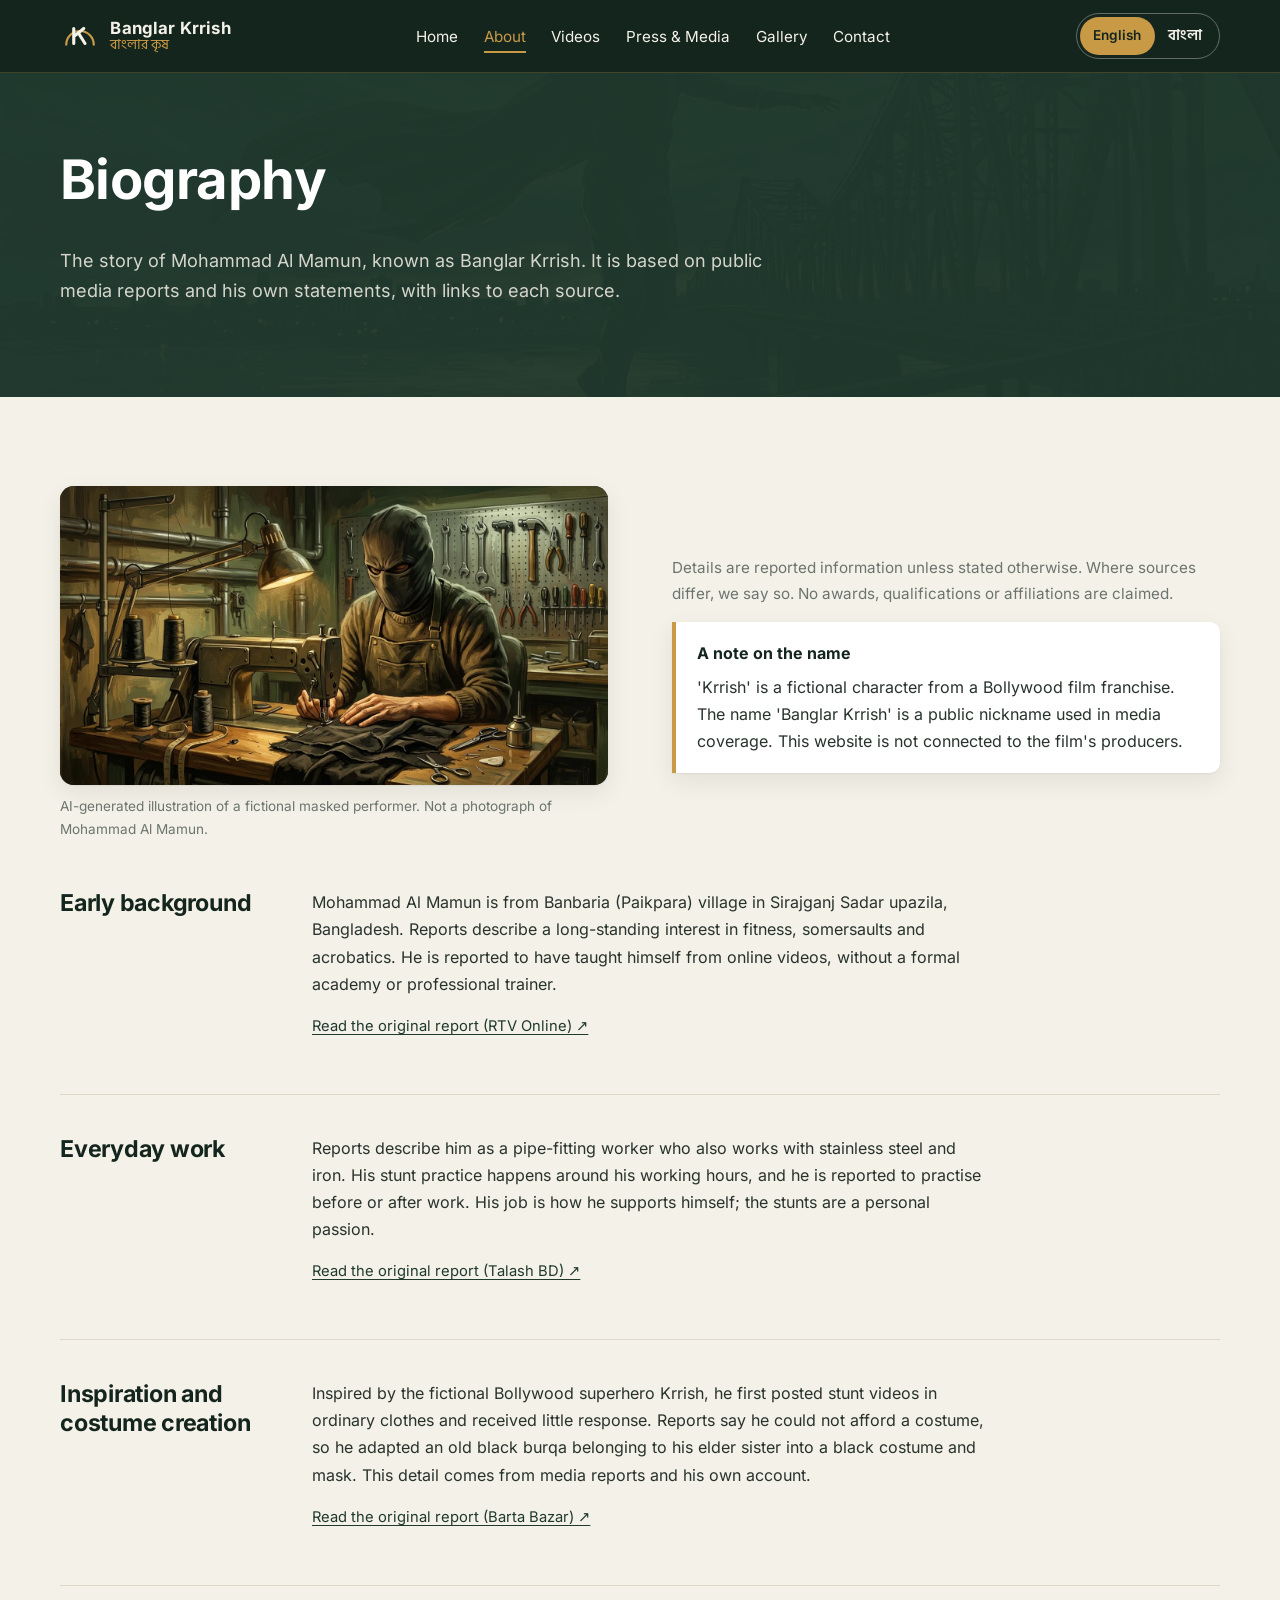
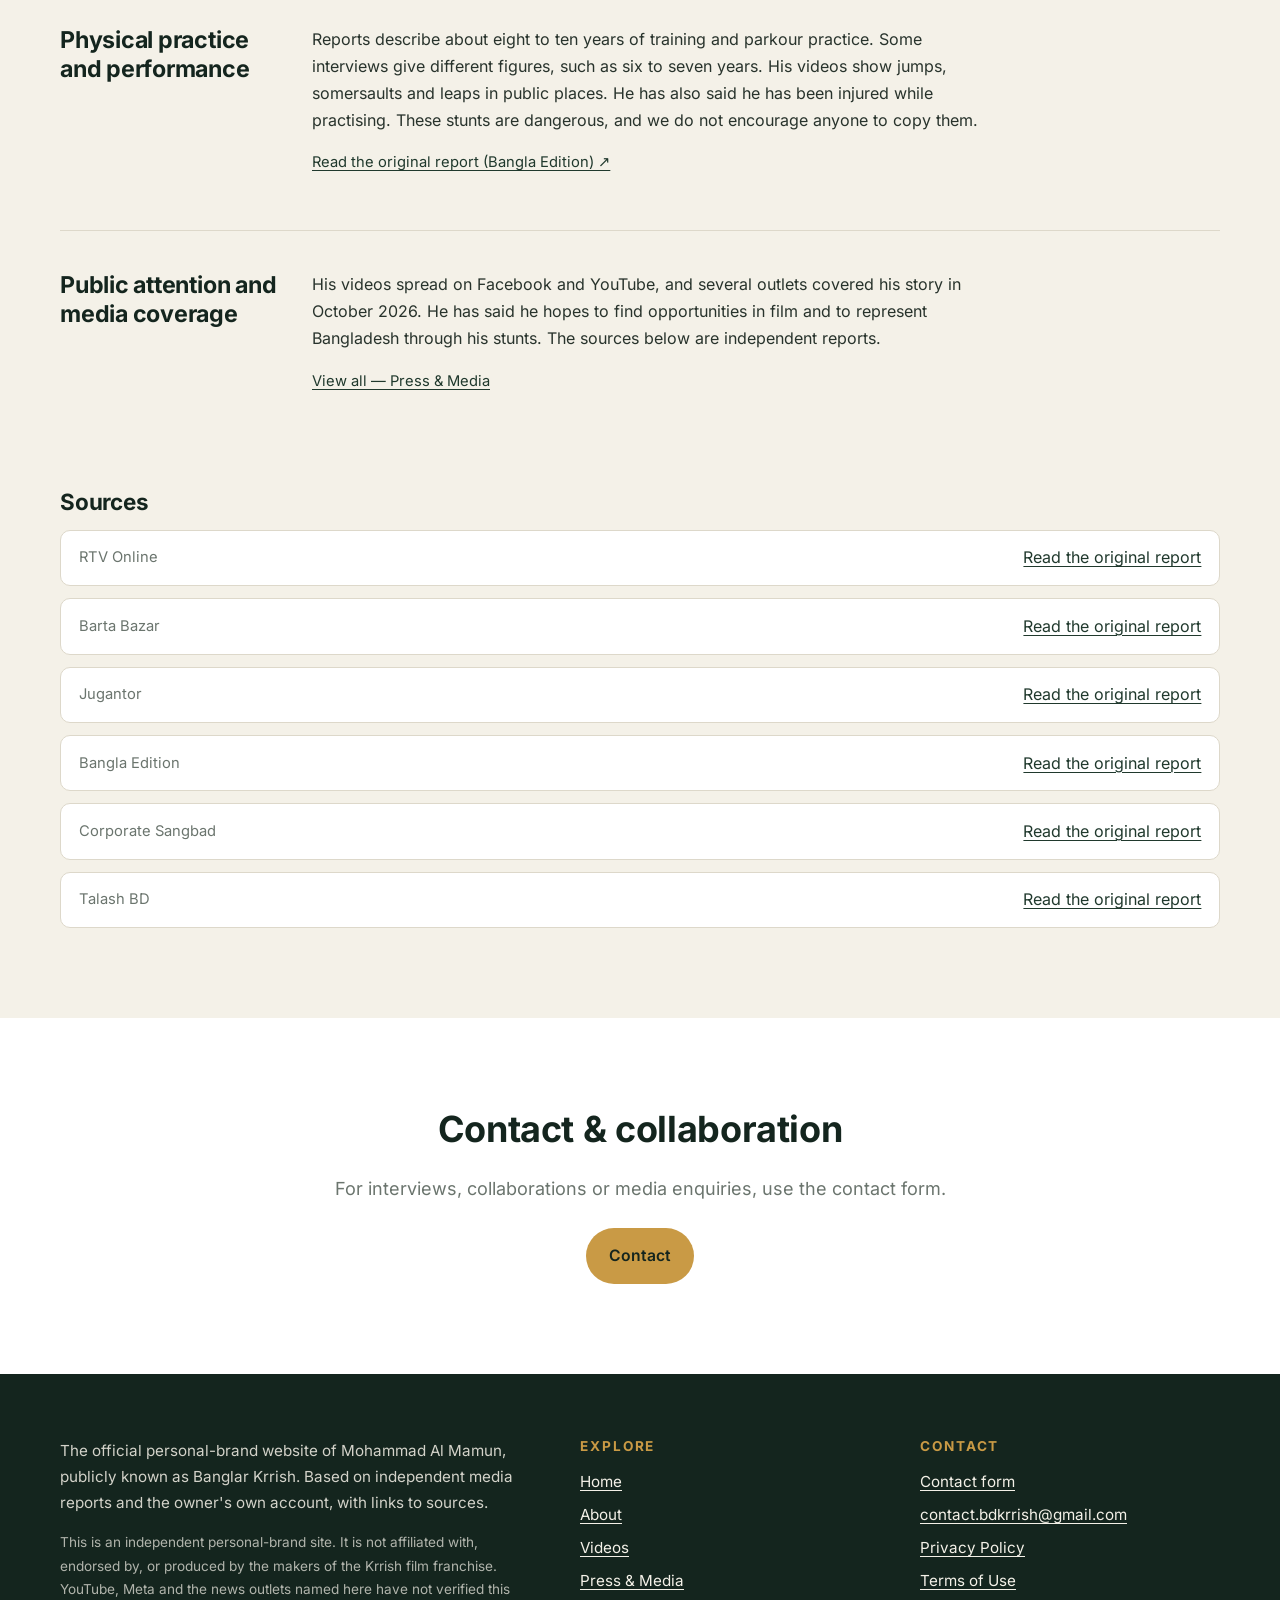
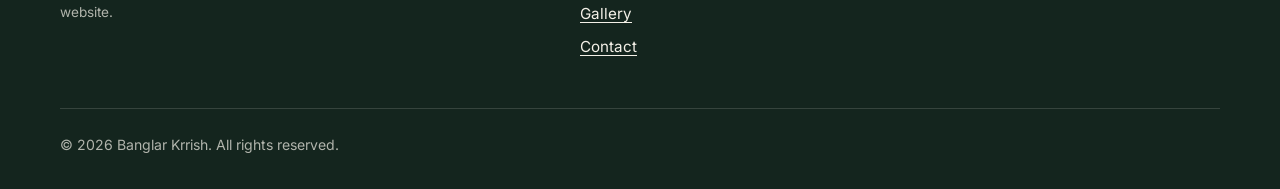
<file: about.html>
<!doctype html>
<html lang="en">
<head>
  <meta charset="utf-8">
  <meta name="viewport" content="width=device-width, initial-scale=1">
  <title>Biography | Banglar Krrish — Mohammad Al Mamun</title>
  <meta name="description" content="The biography of Mohammad Al Mamun (Banglar Krrish) from Sirajganj, Bangladesh, based on independent media reports with source links.">
  <meta name="robots" content="index, follow">
  <link rel="canonical" href="https://atikulislamx.github.io/banglar-krish/about.html">
  <meta name="theme-color" content="#14251E">
  <meta property="og:type" content="profile">
  <meta property="og:site_name" content="Banglar Krrish">
  <meta property="og:title" content="Biography | Banglar Krrish — Mohammad Al Mamun">
  <meta property="og:description" content="The biography of Mohammad Al Mamun (Banglar Krrish) from Sirajganj, Bangladesh, based on independent media reports with source links.">
  <meta property="og:url" content="https://atikulislamx.github.io/banglar-krish/about.html">
  <meta property="og:image" content="https://atikulislamx.github.io/banglar-krish/assets/images/og-image.webp">
  <meta property="og:image:width" content="1200">
  <meta property="og:image:height" content="630">
  <meta property="og:locale" content="en_US">
  <meta name="twitter:card" content="summary_large_image">
  <meta name="twitter:title" content="Biography | Banglar Krrish">
  <meta name="twitter:description" content="The biography of Mohammad Al Mamun (Banglar Krrish), based on independent media reports.">
  <meta name="twitter:image" content="https://atikulislamx.github.io/banglar-krish/assets/images/og-image.webp">
  <link rel="icon" href="assets/images/favicon.svg" type="image/svg+xml">
  <link rel="stylesheet" href="assets/css/style.css">
  <script src="assets/js/translations.js" defer></script>
  <script src="assets/js/main.js" defer></script>
</head>
<body data-page="about">
  <a class="skip-link" href="#main" data-i18n="skip.link">Skip to main content</a>

  <header class="site-header">
    <div class="container header-inner">
      <a class="brand" href="index.html" aria-label="Banglar Krrish — home">
        <img src="assets/images/favicon.svg" alt="" width="40" height="40">
        <span class="brand-text"><span class="brand-name">Banglar Krrish</span><span class="brand-bn" lang="bn">বাংলার কৃষ</span></span>
      </a>
      <nav class="nav" id="primary-nav" aria-label="Primary">
        <ul class="nav-list">
          <li><a href="index.html">Home</a></li>
          <li><a href="about.html">About</a></li>
          <li><a href="videos.html">Videos</a></li>
          <li><a href="media.html">Press &amp; Media</a></li>
          <li><a href="gallery.html">Gallery</a></li>
          <li><a href="contact.html">Contact</a></li>
        </ul>
      </nav>
      <div class="header-tools">
        <div class="lang-switch" role="group" aria-label="Content language" data-i18n-attr="aria-label:lang.label">
          <button type="button" class="lang-btn" data-lang-btn="en" aria-pressed="true">English</button>
          <button type="button" class="lang-btn" data-lang-btn="bn" aria-pressed="false" lang="bn">বাংলা</button>
        </div>
        <button type="button" class="nav-toggle" data-nav-toggle aria-expanded="false" aria-controls="primary-nav" aria-label="Menu">
          <svg viewBox="0 0 24 24" aria-hidden="true" focusable="false"><path fill="currentColor" d="M3 6h18v2H3zm0 5h18v2H3zm0 5h18v2H3z"/></svg>
        </button>
      </div>
    </div>
  </header>

  <main id="main">
    <section class="page-hero has-art">
      <div class="container">
        <h1 data-i18n="about.title">Biography</h1>
        <p class="lead" data-i18n="about.lead">The story of Mohammad Al Mamun, known as Banglar Krrish. It is based on public media reports and his own statements, with links to each source.</p>
      </div>
    </section>

    <section class="section">
      <div class="container">
        <div class="split" style="margin-bottom:3rem">
          <figure style="margin:0">
            <div class="framed"><img src="assets/images/about.webp" alt="" data-i18n-attr="alt:about.imgCaption" width="1408" height="768" loading="lazy"></div>
            <figcaption class="figure-caption" data-i18n="about.imgCaption">AI-generated illustration of a fictional masked performer. Not a photograph of Mohammad Al Mamun.</figcaption>
          </figure>
          <div>
            <p class="notice-text" data-i18n="about.note">Details are reported information unless stated otherwise. Where sources differ, we say so. No awards, qualifications or affiliations are claimed.</p>
            <div class="callout" style="margin-top:1rem">
              <strong data-i18n="about.importantTitle">A note on the name</strong>
              <p style="margin:.4rem 0 0" data-i18n="about.importantBody">'Krrish' is a fictional character from a Bollywood film franchise. The name 'Banglar Krrish' is a public nickname used in media coverage. This website is not connected to the film's producers.</p>
            </div>
          </div>
        </div>

        <article class="bio-section">
          <h2 data-i18n="about.s1.title">Early background</h2>
          <div>
            <p data-i18n="about.s1.body">Mohammad Al Mamun is from Banbaria (Paikpara) village in Sirajganj Sadar upazila, Bangladesh. Reports describe a long-standing interest in fitness, somersaults and acrobatics. He is reported to have taught himself from online videos, without a formal academy or professional trainer.</p>
            <p class="source-links"><a href="https://rtvonline.com/country/409437" target="_blank" rel="noopener noreferrer"><span data-i18n="about.readSource">Read the original report</span> (RTV Online) ↗</a></p>
          </div>
        </article>

        <article class="bio-section">
          <h2 data-i18n="about.s2.title">Everyday work</h2>
          <div>
            <p data-i18n="about.s2.body">Reports describe him as a pipe-fitting worker who also works with stainless steel and iron. His stunt practice happens around his working hours, and he is reported to practise before or after work. His job is how he supports himself; the stunts are a personal passion.</p>
            <p class="source-links"><a href="https://talashbd.com/news/1491720126379671" target="_blank" rel="noopener noreferrer"><span data-i18n="about.readSource">Read the original report</span> (Talash BD) ↗</a></p>
          </div>
        </article>

        <article class="bio-section">
          <h2 data-i18n="about.s3.title">Inspiration and costume creation</h2>
          <div>
            <p data-i18n="about.s3.body">Inspired by the fictional Bollywood superhero Krrish, he first posted stunt videos in ordinary clothes and received little response. Reports say he could not afford a costume, so he adapted an old black burqa belonging to his elder sister into a black costume and mask. This detail comes from media reports and his own account.</p>
            <p class="source-links"><a href="https://bartabazar.com/news/366327/" target="_blank" rel="noopener noreferrer"><span data-i18n="about.readSource">Read the original report</span> (Barta Bazar) ↗</a></p>
          </div>
        </article>

        <article class="bio-section">
          <h2 data-i18n="about.s4.title">Physical practice and performance</h2>
          <div>
            <p data-i18n="about.s4.body">Reports describe about eight to ten years of training and parkour practice. Some interviews give different figures, such as six to seven years. His videos show jumps, somersaults and leaps in public places. He has also said he has been injured while practising. These stunts are dangerous, and we do not encourage anyone to copy them.</p>
            <p class="source-links"><a href="https://www.banglaedition.com/country/2026/10/15/272434" target="_blank" rel="noopener noreferrer"><span data-i18n="about.readSource">Read the original report</span> (Bangla Edition) ↗</a></p>
          </div>
        </article>

        <article class="bio-section">
          <h2 data-i18n="about.s5.title">Public attention and media coverage</h2>
          <div>
            <p data-i18n="about.s5.body">His videos spread on Facebook and YouTube, and several outlets covered his story in October 2026. He has said he hopes to find opportunities in film and to represent Bangladesh through his stunts. The sources below are independent reports.</p>
            <p class="source-links"><a href="media.html"><span data-i18n="btn.viewAll">View all</span> — <span data-i18n="media.title">Press &amp; Media</span></a></p>
          </div>
        </article>

        <h2 class="mt-lg" style="font-size:1.4rem" data-i18n="about.sourcesTitle">Sources</h2>
        <ul class="source-list">
          <li><span>RTV Online</span><a href="https://rtvonline.com/country/409437" target="_blank" rel="noopener noreferrer" data-i18n="about.readSource">Read the original report</a></li>
          <li><span>Barta Bazar</span><a href="https://bartabazar.com/news/366327/" target="_blank" rel="noopener noreferrer" data-i18n="about.readSource">Read the original report</a></li>
          <li><span>Jugantor</span><a href="https://www.jugantor.com/country-news/1168531" target="_blank" rel="noopener noreferrer" data-i18n="about.readSource">Read the original report</a></li>
          <li><span>Bangla Edition</span><a href="https://www.banglaedition.com/country/2026/10/15/272434" target="_blank" rel="noopener noreferrer" data-i18n="about.readSource">Read the original report</a></li>
          <li><span>Corporate Sangbad</span><a href="https://corporatesangbad.com/country-news/1003121/" target="_blank" rel="noopener noreferrer" data-i18n="about.readSource">Read the original report</a></li>
          <li><span>Talash BD</span><a href="https://talashbd.com/news/1491720126379671" target="_blank" rel="noopener noreferrer" data-i18n="about.readSource">Read the original report</a></li>
        </ul>
      </div>
    </section>

    <section class="section section--white">
      <div class="container center">
        <h2 data-i18n="home.contactTitle">Contact &amp; collaboration</h2>
        <p class="lead" style="margin:0 auto 1.5rem" data-i18n="home.contactBody">For interviews, collaborations or media enquiries, use the contact form.</p>
        <a class="btn btn--gold" href="contact.html" data-i18n="footer.contactHeading">Contact</a>
      </div>
    </section>
  </main>

  <footer class="site-footer">
    <div class="container">
      <div class="footer-grid">
        <div>
          <p data-i18n="footer.desc">The official personal-brand website of Mohammad Al Mamun, publicly known as Banglar Krrish. Based on independent media reports and the owner's own account, with links to sources.</p>
          <p class="footer-disclaimer" data-i18n="footer.disclaimer">This is an independent personal-brand site. It is not affiliated with, endorsed by, or produced by the makers of the Krrish film franchise. YouTube, Meta and the news outlets named here have not verified this website.</p>
        </div>
        <div>
          <h2 data-i18n="footer.navHeading">Explore</h2>
          <ul class="footer-list">
            <li><a href="index.html">Home</a></li>
            <li><a href="about.html">About</a></li>
            <li><a href="videos.html">Videos</a></li>
            <li><a href="media.html">Press &amp; Media</a></li>
            <li><a href="gallery.html">Gallery</a></li>
            <li><a href="contact.html">Contact</a></li>
          </ul>
        </div>
        <div>
          <h2 data-i18n="footer.contactHeading">Contact</h2>
          <ul class="footer-list">
            <li><a href="contact.html">Contact form</a></li>
            <li><a href="#" data-contact-mailto>Email</a></li>
            <li><a href="privacy.html">Privacy Policy</a></li>
            <li><a href="terms.html">Terms of Use</a></li>
          </ul>
        </div>
      </div>
      <div class="footer-bottom"><span data-i18n="footer.copyright">© 2026 Banglar Krrish. All rights reserved.</span></div>
    </div>
  </footer>
</body>
</html>
</file>
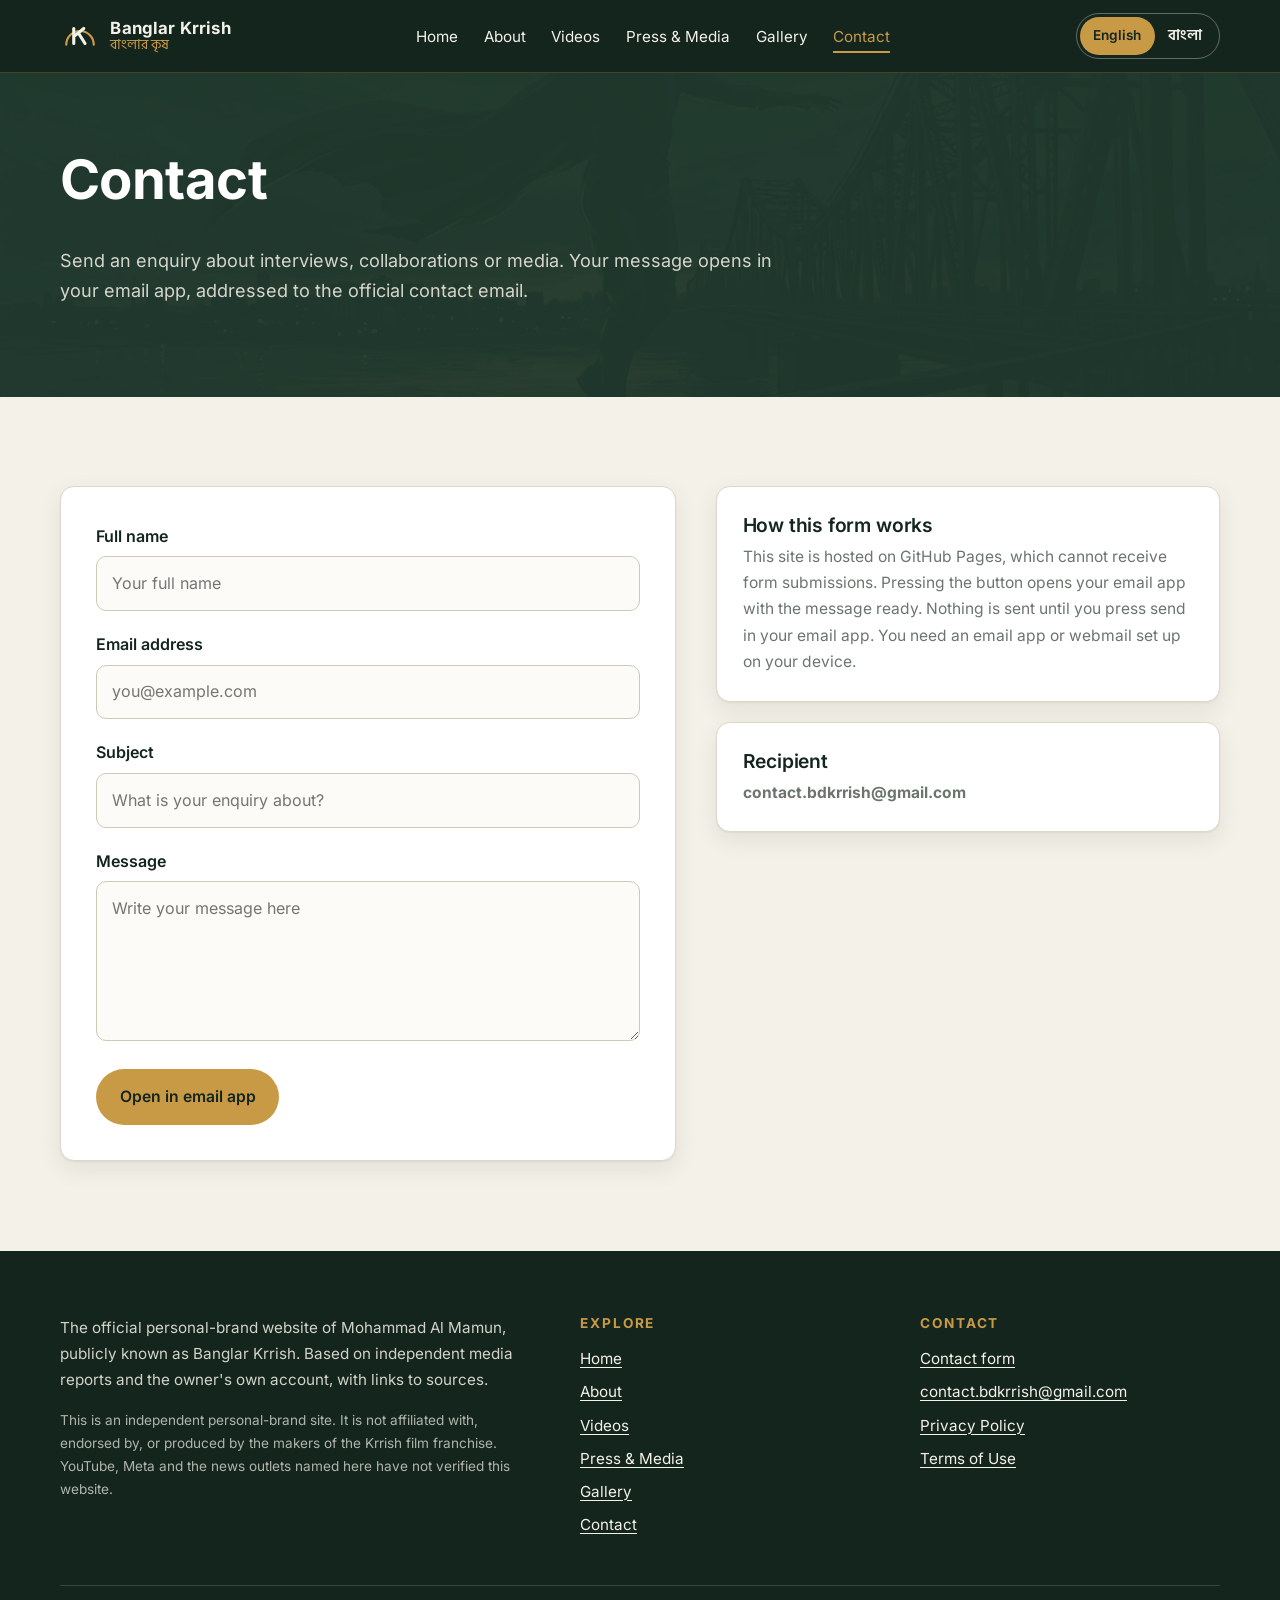
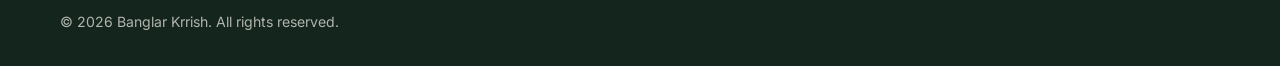
<file: contact.html>
<!doctype html>
<html lang="en">
<head>
  <meta charset="utf-8">
  <meta name="viewport" content="width=device-width, initial-scale=1">
  <title>Contact | Banglar Krrish</title>
  <meta name="description" content="Contact Banglar Krrish for interviews, collaborations and media enquiries.">
  <meta name="robots" content="index, follow">
  <link rel="canonical" href="https://atikulislamx.github.io/banglar-krish/contact.html">
  <meta name="theme-color" content="#14251E">
  <meta property="og:type" content="website">
  <meta property="og:site_name" content="Banglar Krrish">
  <meta property="og:title" content="Contact | Banglar Krrish">
  <meta property="og:description" content="Contact Banglar Krrish for interviews, collaborations and media enquiries.">
  <meta property="og:url" content="https://atikulislamx.github.io/banglar-krish/contact.html">
  <meta property="og:image" content="https://atikulislamx.github.io/banglar-krish/assets/images/og-image.webp">
  <meta property="og:image:width" content="1200">
  <meta property="og:image:height" content="630">
  <meta property="og:locale" content="en_US">
  <meta name="twitter:card" content="summary_large_image">
  <meta name="twitter:title" content="Contact | Banglar Krrish">
  <meta name="twitter:description" content="Contact Banglar Krrish for interviews, collaborations and media enquiries.">
  <meta name="twitter:image" content="https://atikulislamx.github.io/banglar-krish/assets/images/og-image.webp">
  <link rel="icon" href="assets/images/favicon.svg" type="image/svg+xml">
  <link rel="stylesheet" href="assets/css/style.css">
  <script src="assets/js/translations.js" defer></script>
  <script src="assets/js/main.js" defer></script>
</head>
<body data-page="contact">
  <a class="skip-link" href="#main" data-i18n="skip.link">Skip to main content</a>

  <header class="site-header">
    <div class="container header-inner">
      <a class="brand" href="index.html" aria-label="Banglar Krrish — home">
        <img src="assets/images/favicon.svg" alt="" width="40" height="40">
        <span class="brand-text"><span class="brand-name">Banglar Krrish</span><span class="brand-bn" lang="bn">বাংলার কৃষ</span></span>
      </a>
      <nav class="nav" id="primary-nav" aria-label="Primary">
        <ul class="nav-list">
          <li><a href="index.html">Home</a></li>
          <li><a href="about.html">About</a></li>
          <li><a href="videos.html">Videos</a></li>
          <li><a href="media.html">Press &amp; Media</a></li>
          <li><a href="gallery.html">Gallery</a></li>
          <li><a href="contact.html">Contact</a></li>
        </ul>
      </nav>
      <div class="header-tools">
        <div class="lang-switch" role="group" aria-label="Content language" data-i18n-attr="aria-label:lang.label">
          <button type="button" class="lang-btn" data-lang-btn="en" aria-pressed="true">English</button>
          <button type="button" class="lang-btn" data-lang-btn="bn" aria-pressed="false" lang="bn">বাংলা</button>
        </div>
        <button type="button" class="nav-toggle" data-nav-toggle aria-expanded="false" aria-controls="primary-nav" aria-label="Menu">
          <svg viewBox="0 0 24 24" aria-hidden="true" focusable="false"><path fill="currentColor" d="M3 6h18v2H3zm0 5h18v2H3zm0 5h18v2H3z"/></svg>
        </button>
      </div>
    </div>
  </header>

  <main id="main">
    <section class="page-hero has-art">
      <div class="container">
        <h1 data-i18n="contact.title">Contact</h1>
        <p class="lead" data-i18n="contact.lead">Send an enquiry about interviews, collaborations or media. Your message opens in your email app, addressed to the official contact email.</p>
      </div>
    </section>

    <section class="section">
      <div class="container contact-layout">
        <div>
          <form id="contact-form" class="form-card" novalidate>
            <div id="form-status" class="form-status" role="status" aria-live="polite"></div>

            <div class="field">
              <label for="name" data-i18n="form.name">Full name</label>
              <input id="name" name="name" type="text" autocomplete="name" maxlength="100" required aria-describedby="name-error" data-i18n-attr="placeholder:form.placeholder.name">
              <p class="error" id="name-error"></p>
            </div>

            <div class="field">
              <label for="email" data-i18n="form.email">Email address</label>
              <input id="email" name="email" type="email" autocomplete="email" maxlength="200" required aria-describedby="email-error" placeholder="you@example.com">
              <p class="error" id="email-error"></p>
            </div>

            <div class="field">
              <label for="subject" data-i18n="form.subject">Subject</label>
              <input id="subject" name="subject" type="text" maxlength="150" required aria-describedby="subject-error" data-i18n-attr="placeholder:form.placeholder.subject">
              <p class="error" id="subject-error"></p>
            </div>

            <div class="field">
              <label for="message" data-i18n="form.message">Message</label>
              <textarea id="message" name="message" maxlength="3000" required aria-describedby="message-error" data-i18n-attr="placeholder:form.placeholder.message"></textarea>
              <p class="error" id="message-error"></p>
            </div>

            <button type="submit" class="btn btn--gold" data-i18n="form.submit">Open in email app</button>

            <div id="form-fallback" class="fallback-box" aria-live="polite">
              <h3 data-i18n="form.fallbackTitle">Email app did not open?</h3>
              <p class="notice-text" id="fallback-note" data-i18n="form.notOpened">If your email app did not open, use the options below to copy the address or message.</p>
              <p class="email-line" data-contact-email>contact</p>
              <div class="copy-row">
                <button type="button" class="btn btn--outline btn--small" id="copy-email" data-i18n="form.copyEmail">Copy email address</button>
                <button type="button" class="btn btn--outline btn--small" id="copy-message" data-i18n="form.copyMessage">Copy message</button>
              </div>
              <p class="copy-live" id="copy-live"></p>
            </div>
          </form>
        </div>

        <aside class="contact-aside">
          <div class="card">
            <h3 data-i18n="contact.noticeTitle">How this form works</h3>
            <p data-i18n="contact.noticeBody">This site is hosted on GitHub Pages, which cannot receive form submissions. Pressing the button opens your email app with the message ready. Nothing is sent until you press send in your email app. You need an email app or webmail set up on your device.</p>
          </div>
          <div class="card">
            <h3 data-i18n="form.recipient">Recipient</h3>
            <p class="recipient-email" data-contact-email>contact</p>
          </div>
        </aside>
      </div>
    </section>
  </main>

  <footer class="site-footer">
    <div class="container">
      <div class="footer-grid">
        <div>
          <p data-i18n="footer.desc">The official personal-brand website of Mohammad Al Mamun, publicly known as Banglar Krrish. Based on independent media reports and the owner's own account, with links to sources.</p>
          <p class="footer-disclaimer" data-i18n="footer.disclaimer">This is an independent personal-brand site. It is not affiliated with, endorsed by, or produced by the makers of the Krrish film franchise. YouTube, Meta and the news outlets named here have not verified this website.</p>
        </div>
        <div>
          <h2 data-i18n="footer.navHeading">Explore</h2>
          <ul class="footer-list">
            <li><a href="index.html">Home</a></li>
            <li><a href="about.html">About</a></li>
            <li><a href="videos.html">Videos</a></li>
            <li><a href="media.html">Press &amp; Media</a></li>
            <li><a href="gallery.html">Gallery</a></li>
            <li><a href="contact.html">Contact</a></li>
          </ul>
        </div>
        <div>
          <h2 data-i18n="footer.contactHeading">Contact</h2>
          <ul class="footer-list">
            <li><a href="contact.html">Contact form</a></li>
            <li><a href="#" data-contact-mailto>Email</a></li>
            <li><a href="privacy.html">Privacy Policy</a></li>
            <li><a href="terms.html">Terms of Use</a></li>
          </ul>
        </div>
      </div>
      <div class="footer-bottom"><span data-i18n="footer.copyright">© 2026 Banglar Krrish. All rights reserved.</span></div>
    </div>
  </footer>
</body>
</html>
</file>
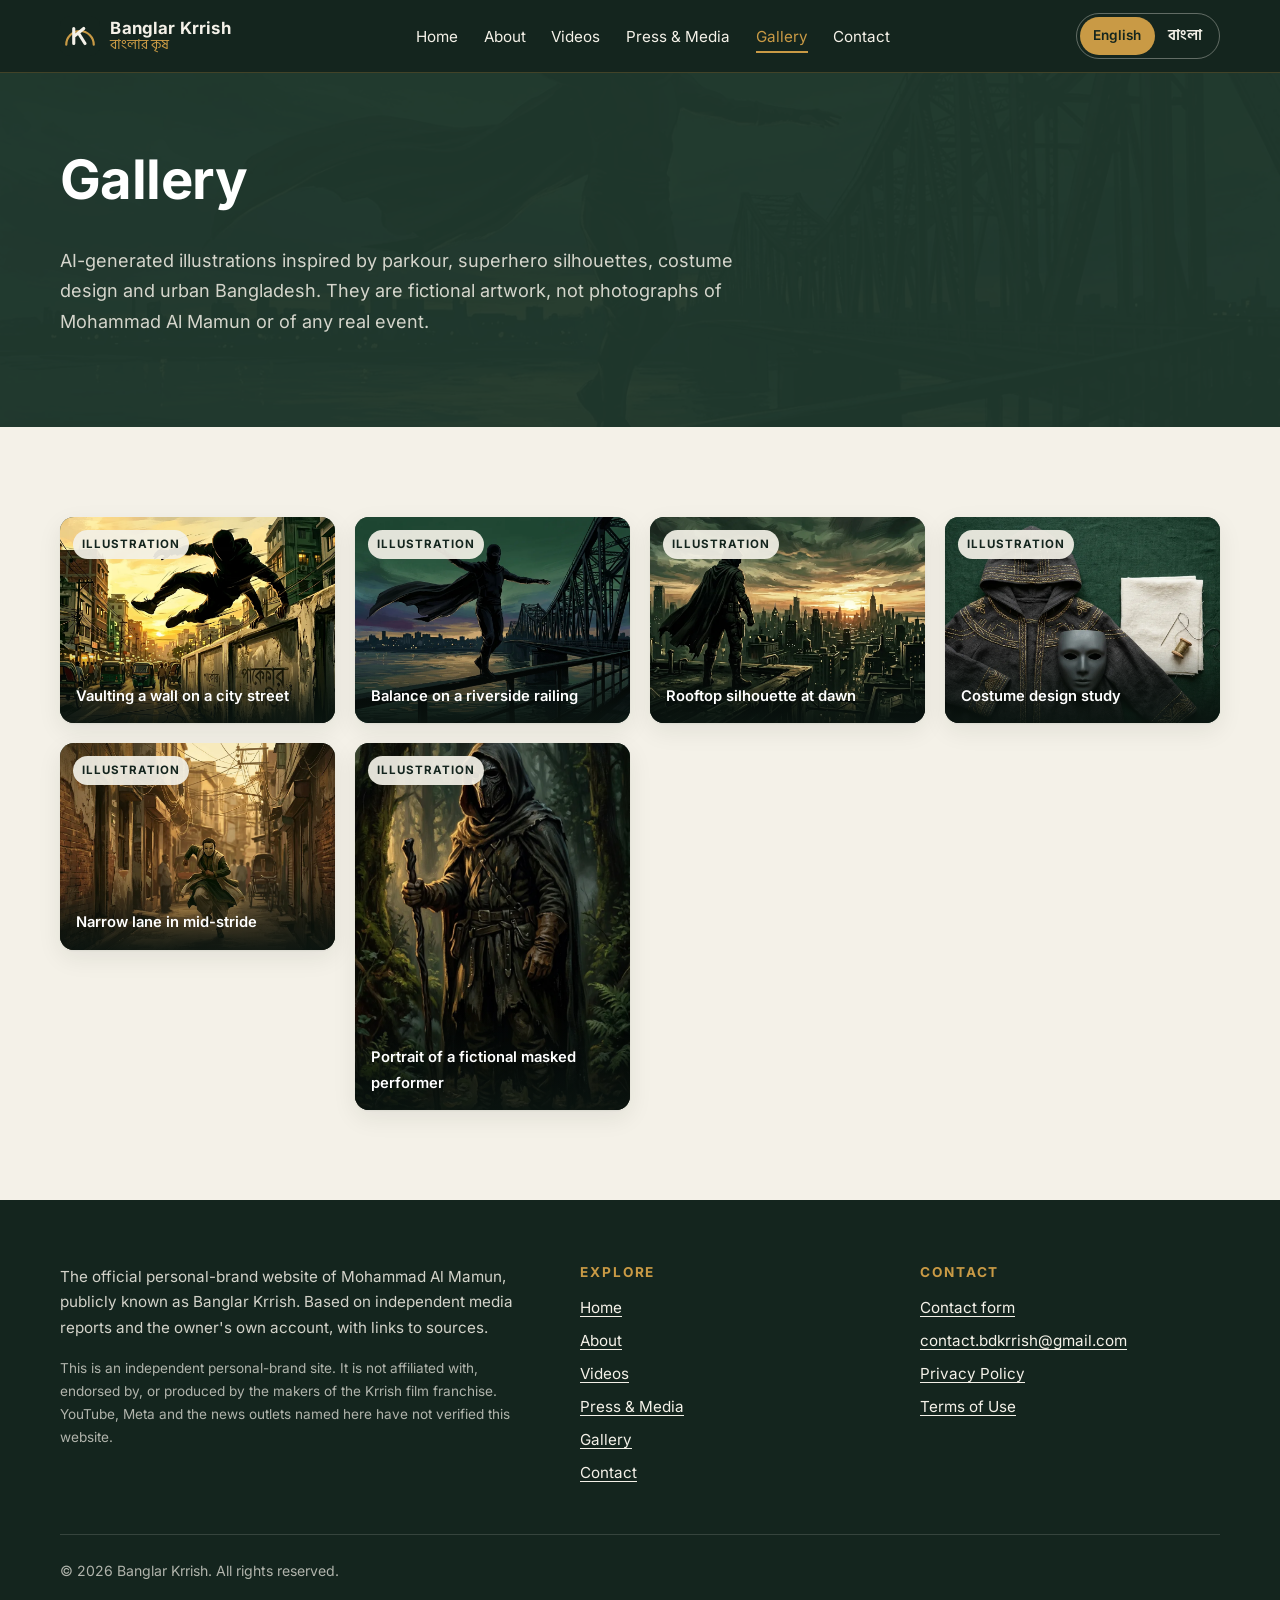
<file: gallery.html>
<!doctype html>
<html lang="en">
<head>
  <meta charset="utf-8">
  <meta name="viewport" content="width=device-width, initial-scale=1">
  <title>Gallery | Banglar Krrish</title>
  <meta name="description" content="AI-generated illustrative artwork inspired by parkour and superhero themes. Not photographs of any real person or event.">
  <meta name="robots" content="index, follow">
  <link rel="canonical" href="https://atikulislamx.github.io/banglar-krish/gallery.html">
  <meta name="theme-color" content="#14251E">
  <meta property="og:type" content="website">
  <meta property="og:site_name" content="Banglar Krrish">
  <meta property="og:title" content="Gallery | Banglar Krrish">
  <meta property="og:description" content="AI-generated illustrative artwork inspired by parkour and superhero themes. Not photographs of any real person or event.">
  <meta property="og:url" content="https://atikulislamx.github.io/banglar-krish/gallery.html">
  <meta property="og:image" content="https://atikulislamx.github.io/banglar-krish/assets/images/og-image.webp">
  <meta property="og:image:width" content="1200">
  <meta property="og:image:height" content="630">
  <meta property="og:locale" content="en_US">
  <meta name="twitter:card" content="summary_large_image">
  <meta name="twitter:title" content="Gallery | Banglar Krrish">
  <meta name="twitter:description" content="AI-generated illustrative artwork inspired by parkour and superhero themes. Not photographs of any real person or event.">
  <meta name="twitter:image" content="https://atikulislamx.github.io/banglar-krish/assets/images/og-image.webp">
  <link rel="icon" href="assets/images/favicon.svg" type="image/svg+xml">
  <link rel="stylesheet" href="assets/css/style.css">
  <script src="assets/js/translations.js" defer></script>
  <script src="assets/js/main.js" defer></script>
</head>
<body data-page="gallery">
  <a class="skip-link" href="#main" data-i18n="skip.link">Skip to main content</a>

  <header class="site-header">
    <div class="container header-inner">
      <a class="brand" href="index.html" aria-label="Banglar Krrish — home">
        <img src="assets/images/favicon.svg" alt="" width="40" height="40">
        <span class="brand-text"><span class="brand-name">Banglar Krrish</span><span class="brand-bn" lang="bn">বাংলার কৃষ</span></span>
      </a>
      <nav class="nav" id="primary-nav" aria-label="Primary">
        <ul class="nav-list">
          <li><a href="index.html">Home</a></li>
          <li><a href="about.html">About</a></li>
          <li><a href="videos.html">Videos</a></li>
          <li><a href="media.html">Press &amp; Media</a></li>
          <li><a href="gallery.html">Gallery</a></li>
          <li><a href="contact.html">Contact</a></li>
        </ul>
      </nav>
      <div class="header-tools">
        <div class="lang-switch" role="group" aria-label="Content language" data-i18n-attr="aria-label:lang.label">
          <button type="button" class="lang-btn" data-lang-btn="en" aria-pressed="true">English</button>
          <button type="button" class="lang-btn" data-lang-btn="bn" aria-pressed="false" lang="bn">বাংলা</button>
        </div>
        <button type="button" class="nav-toggle" data-nav-toggle aria-expanded="false" aria-controls="primary-nav" aria-label="Menu">
          <svg viewBox="0 0 24 24" aria-hidden="true" focusable="false"><path fill="currentColor" d="M3 6h18v2H3zm0 5h18v2H3zm0 5h18v2H3z"/></svg>
        </button>
      </div>
    </div>
  </header>

  <main id="main">
    <section class="page-hero has-art">
      <div class="container">
        <h1 data-i18n="gallery.title">Gallery</h1>
        <p class="lead" data-i18n="gallery.lead">AI-generated illustrations inspired by parkour, superhero silhouettes, costume design and urban Bangladesh. They are fictional artwork, not photographs of Mohammad Al Mamun or of any real event.</p>
      </div>
    </section>

    <section class="section">
      <div class="container">
        <div class="gallery-grid" data-gallery>
          <figure class="gallery-item">
            <button type="button"><img src="assets/images/parkour-01.webp" alt="Vaulting a wall on a city street" data-i18n-attr="alt:gallery.g1.caption" width="1376" height="768" loading="lazy"></button>
            <figcaption data-i18n="gallery.g1.caption">Vaulting a wall on a city street</figcaption>
            <span class="tag" data-i18n="gallery.tag">Illustration</span>
          </figure>
          <figure class="gallery-item">
            <button type="button"><img src="assets/images/parkour-02.webp" alt="Balance on a riverside railing" data-i18n-attr="alt:gallery.g2.caption" width="1376" height="768" loading="lazy"></button>
            <figcaption data-i18n="gallery.g2.caption">Balance on a riverside railing</figcaption>
            <span class="tag" data-i18n="gallery.tag">Illustration</span>
          </figure>
          <figure class="gallery-item">
            <button type="button"><img src="assets/images/gallery-01.webp" alt="Rooftop silhouette at dawn" data-i18n-attr="alt:gallery.g3.caption" width="1376" height="768" loading="lazy"></button>
            <figcaption data-i18n="gallery.g3.caption">Rooftop silhouette at dawn</figcaption>
            <span class="tag" data-i18n="gallery.tag">Illustration</span>
          </figure>
          <figure class="gallery-item">
            <button type="button"><img src="assets/images/gallery-02.webp" alt="Costume design study" data-i18n-attr="alt:gallery.g4.caption" width="1376" height="768" loading="lazy"></button>
            <figcaption data-i18n="gallery.g4.caption">Costume design study</figcaption>
            <span class="tag" data-i18n="gallery.tag">Illustration</span>
          </figure>
          <figure class="gallery-item">
            <button type="button"><img src="assets/images/gallery-03.webp" alt="Narrow lane in mid-stride" data-i18n-attr="alt:gallery.g5.caption" width="1376" height="768" loading="lazy"></button>
            <figcaption data-i18n="gallery.g5.caption">Narrow lane in mid-stride</figcaption>
            <span class="tag" data-i18n="gallery.tag">Illustration</span>
          </figure>
          <figure class="gallery-item is-portrait">
            <button type="button"><img src="assets/images/gallery-04.webp" alt="Portrait of a fictional masked performer" data-i18n-attr="alt:gallery.g6.caption" width="768" height="1376" loading="lazy"></button>
            <figcaption data-i18n="gallery.g6.caption">Portrait of a fictional masked performer</figcaption>
            <span class="tag" data-i18n="gallery.tag">Illustration</span>
          </figure>
        </div>
      </div>
    </section>
  </main>

  <footer class="site-footer">
    <div class="container">
      <div class="footer-grid">
        <div>
          <p data-i18n="footer.desc">The official personal-brand website of Mohammad Al Mamun, publicly known as Banglar Krrish. Based on independent media reports and the owner's own account, with links to sources.</p>
          <p class="footer-disclaimer" data-i18n="footer.disclaimer">This is an independent personal-brand site. It is not affiliated with, endorsed by, or produced by the makers of the Krrish film franchise. YouTube, Meta and the news outlets named here have not verified this website.</p>
        </div>
        <div>
          <h2 data-i18n="footer.navHeading">Explore</h2>
          <ul class="footer-list">
            <li><a href="index.html">Home</a></li>
            <li><a href="about.html">About</a></li>
            <li><a href="videos.html">Videos</a></li>
            <li><a href="media.html">Press &amp; Media</a></li>
            <li><a href="gallery.html">Gallery</a></li>
            <li><a href="contact.html">Contact</a></li>
          </ul>
        </div>
        <div>
          <h2 data-i18n="footer.contactHeading">Contact</h2>
          <ul class="footer-list">
            <li><a href="contact.html">Contact form</a></li>
            <li><a href="#" data-contact-mailto>Email</a></li>
            <li><a href="privacy.html">Privacy Policy</a></li>
            <li><a href="terms.html">Terms of Use</a></li>
          </ul>
        </div>
      </div>
      <div class="footer-bottom"><span data-i18n="footer.copyright">© 2026 Banglar Krrish. All rights reserved.</span></div>
    </div>
  </footer>
</body>
</html>
</file>
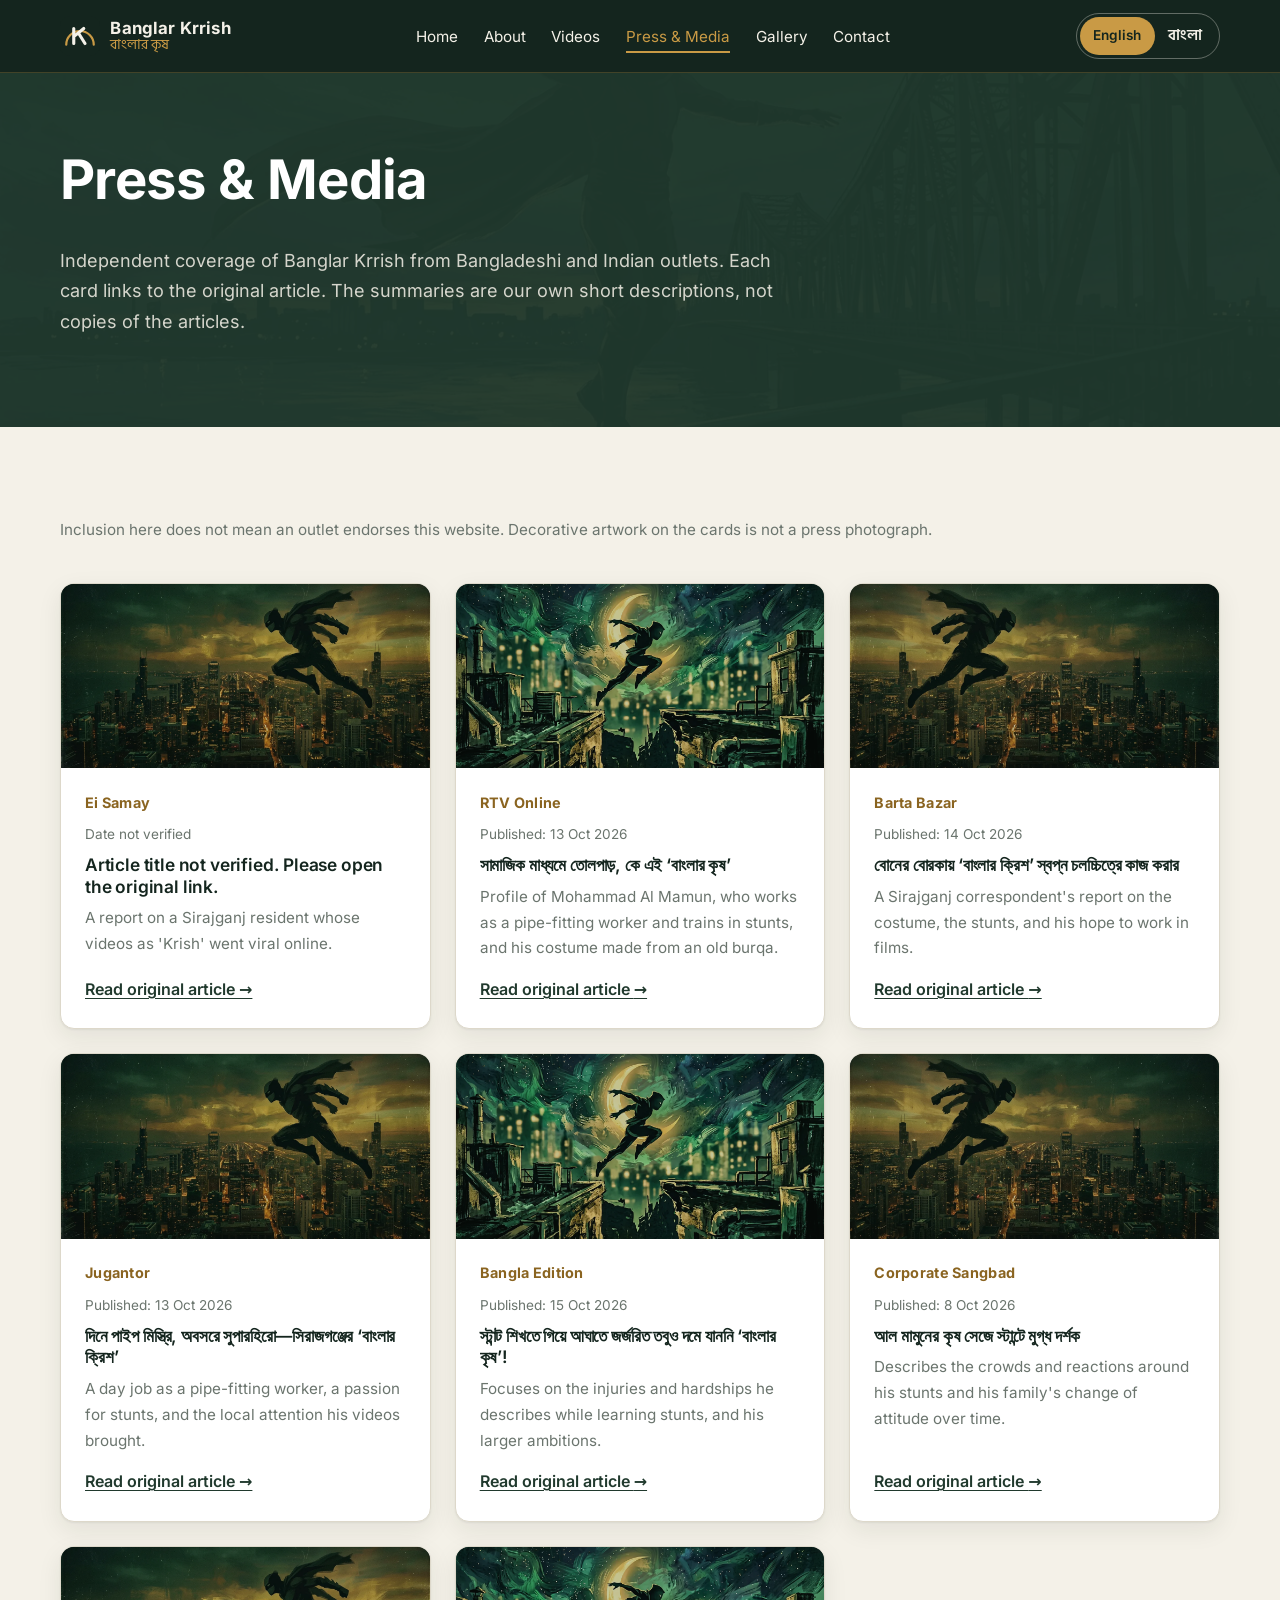
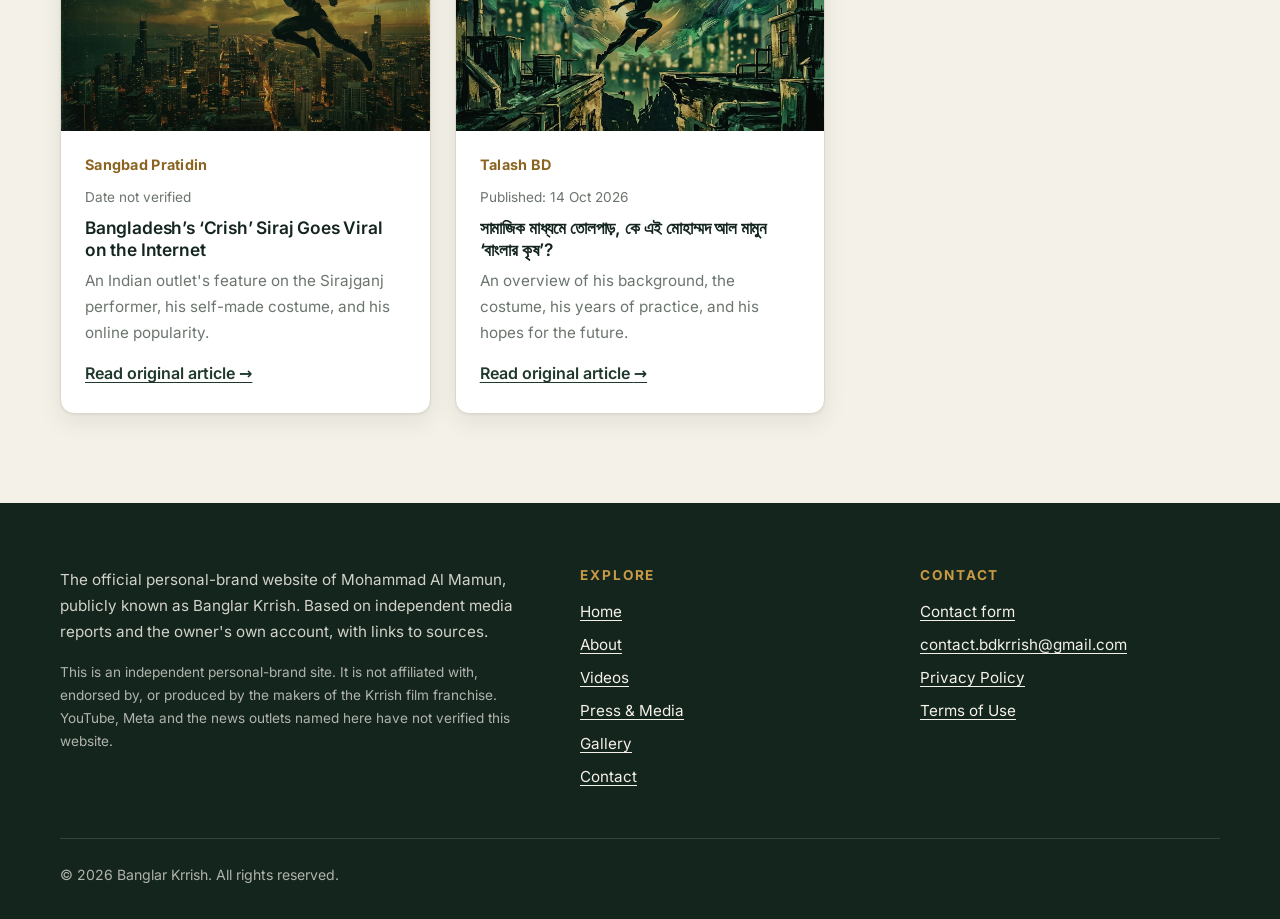
<file: media.html>
<!doctype html>
<html lang="en">
<head>
  <meta charset="utf-8">
  <meta name="viewport" content="width=device-width, initial-scale=1">
  <title>Press &amp; Media | Banglar Krrish</title>
  <meta name="description" content="Independent press coverage of Banglar Krrish from eight Bangladeshi and Indian outlets, with links to the original articles.">
  <meta name="robots" content="index, follow">
  <link rel="canonical" href="https://atikulislamx.github.io/banglar-krish/media.html">
  <meta name="theme-color" content="#14251E">
  <meta property="og:type" content="website">
  <meta property="og:site_name" content="Banglar Krrish">
  <meta property="og:title" content="Press &amp; Media | Banglar Krrish">
  <meta property="og:description" content="Independent press coverage of Banglar Krrish from eight Bangladeshi and Indian outlets, with links to the original articles.">
  <meta property="og:url" content="https://atikulislamx.github.io/banglar-krish/media.html">
  <meta property="og:image" content="https://atikulislamx.github.io/banglar-krish/assets/images/og-image.webp">
  <meta property="og:image:width" content="1200">
  <meta property="og:image:height" content="630">
  <meta property="og:locale" content="en_US">
  <meta name="twitter:card" content="summary_large_image">
  <meta name="twitter:title" content="Press &amp; Media | Banglar Krrish">
  <meta name="twitter:description" content="Independent press coverage of Banglar Krrish from eight Bangladeshi and Indian outlets, with links to the original articles.">
  <meta name="twitter:image" content="https://atikulislamx.github.io/banglar-krish/assets/images/og-image.webp">
  <link rel="icon" href="assets/images/favicon.svg" type="image/svg+xml">
  <link rel="stylesheet" href="assets/css/style.css">
  <script src="assets/js/translations.js" defer></script>
  <script src="assets/js/main.js" defer></script>
</head>
<body data-page="media">
  <a class="skip-link" href="#main" data-i18n="skip.link">Skip to main content</a>

  <header class="site-header">
    <div class="container header-inner">
      <a class="brand" href="index.html" aria-label="Banglar Krrish — home">
        <img src="assets/images/favicon.svg" alt="" width="40" height="40">
        <span class="brand-text"><span class="brand-name">Banglar Krrish</span><span class="brand-bn" lang="bn">বাংলার কৃষ</span></span>
      </a>
      <nav class="nav" id="primary-nav" aria-label="Primary">
        <ul class="nav-list">
          <li><a href="index.html">Home</a></li>
          <li><a href="about.html">About</a></li>
          <li><a href="videos.html">Videos</a></li>
          <li><a href="media.html">Press &amp; Media</a></li>
          <li><a href="gallery.html">Gallery</a></li>
          <li><a href="contact.html">Contact</a></li>
        </ul>
      </nav>
      <div class="header-tools">
        <div class="lang-switch" role="group" aria-label="Content language" data-i18n-attr="aria-label:lang.label">
          <button type="button" class="lang-btn" data-lang-btn="en" aria-pressed="true">English</button>
          <button type="button" class="lang-btn" data-lang-btn="bn" aria-pressed="false" lang="bn">বাংলা</button>
        </div>
        <button type="button" class="nav-toggle" data-nav-toggle aria-expanded="false" aria-controls="primary-nav" aria-label="Menu">
          <svg viewBox="0 0 24 24" aria-hidden="true" focusable="false"><path fill="currentColor" d="M3 6h18v2H3zm0 5h18v2H3zm0 5h18v2H3z"/></svg>
        </button>
      </div>
    </div>
  </header>

  <main id="main">
    <section class="page-hero has-art">
      <div class="container">
        <h1 data-i18n="media.title">Press &amp; Media</h1>
        <p class="lead" data-i18n="media.lead">Independent coverage of Banglar Krrish from Bangladeshi and Indian outlets. Each card links to the original article. The summaries are our own short descriptions, not copies of the articles.</p>
      </div>
    </section>

    <section class="section">
      <div class="container">
        <p class="notice-text" data-i18n="media.disclaimer">Inclusion here does not mean an outlet endorses this website. Decorative artwork on the cards is not a press photograph.</p>
        <div class="grid grid-3 mt-lg" data-press-grid></div>
      </div>
    </section>
  </main>

  <footer class="site-footer">
    <div class="container">
      <div class="footer-grid">
        <div>
          <p data-i18n="footer.desc">The official personal-brand website of Mohammad Al Mamun, publicly known as Banglar Krrish. Based on independent media reports and the owner's own account, with links to sources.</p>
          <p class="footer-disclaimer" data-i18n="footer.disclaimer">This is an independent personal-brand site. It is not affiliated with, endorsed by, or produced by the makers of the Krrish film franchise. YouTube, Meta and the news outlets named here have not verified this website.</p>
        </div>
        <div>
          <h2 data-i18n="footer.navHeading">Explore</h2>
          <ul class="footer-list">
            <li><a href="index.html">Home</a></li>
            <li><a href="about.html">About</a></li>
            <li><a href="videos.html">Videos</a></li>
            <li><a href="media.html">Press &amp; Media</a></li>
            <li><a href="gallery.html">Gallery</a></li>
            <li><a href="contact.html">Contact</a></li>
          </ul>
        </div>
        <div>
          <h2 data-i18n="footer.contactHeading">Contact</h2>
          <ul class="footer-list">
            <li><a href="contact.html">Contact form</a></li>
            <li><a href="#" data-contact-mailto>Email</a></li>
            <li><a href="privacy.html">Privacy Policy</a></li>
            <li><a href="terms.html">Terms of Use</a></li>
          </ul>
        </div>
      </div>
      <div class="footer-bottom"><span data-i18n="footer.copyright">© 2026 Banglar Krrish. All rights reserved.</span></div>
    </div>
  </footer>
</body>
</html>
</file>
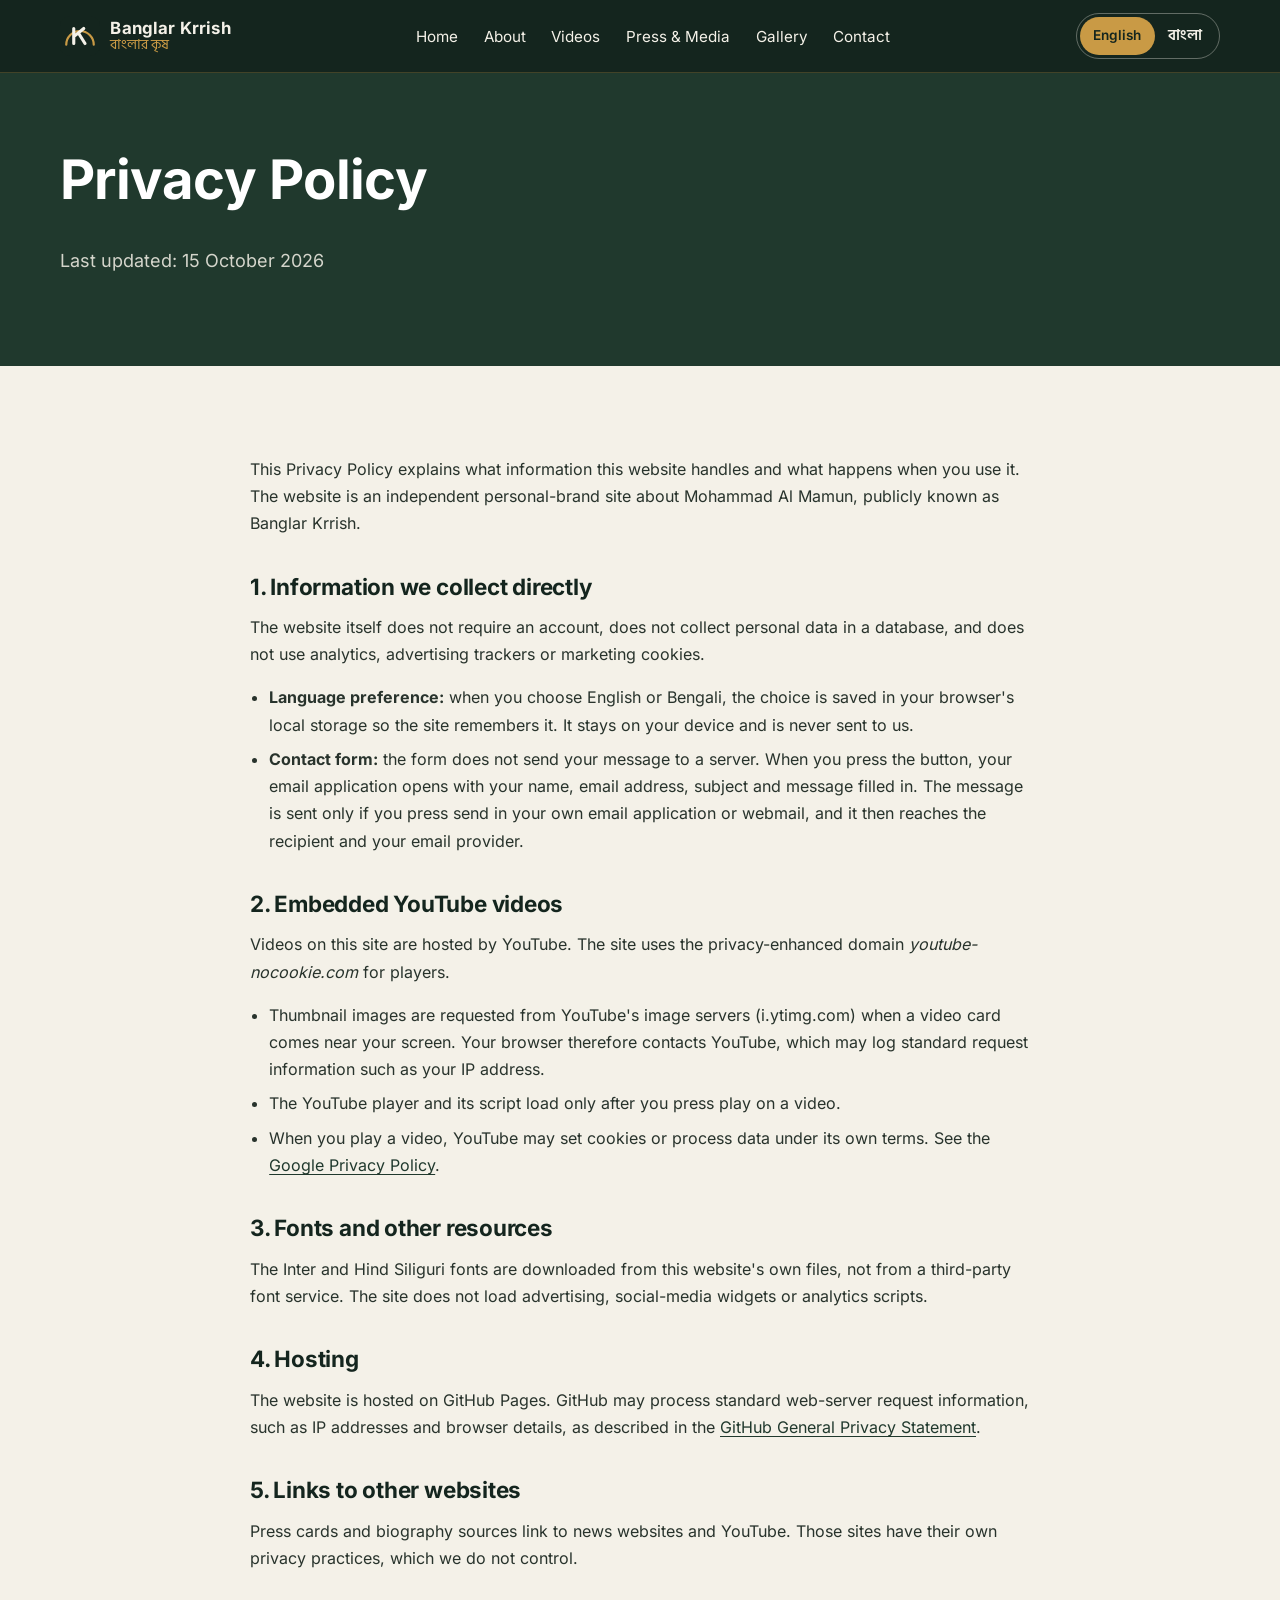
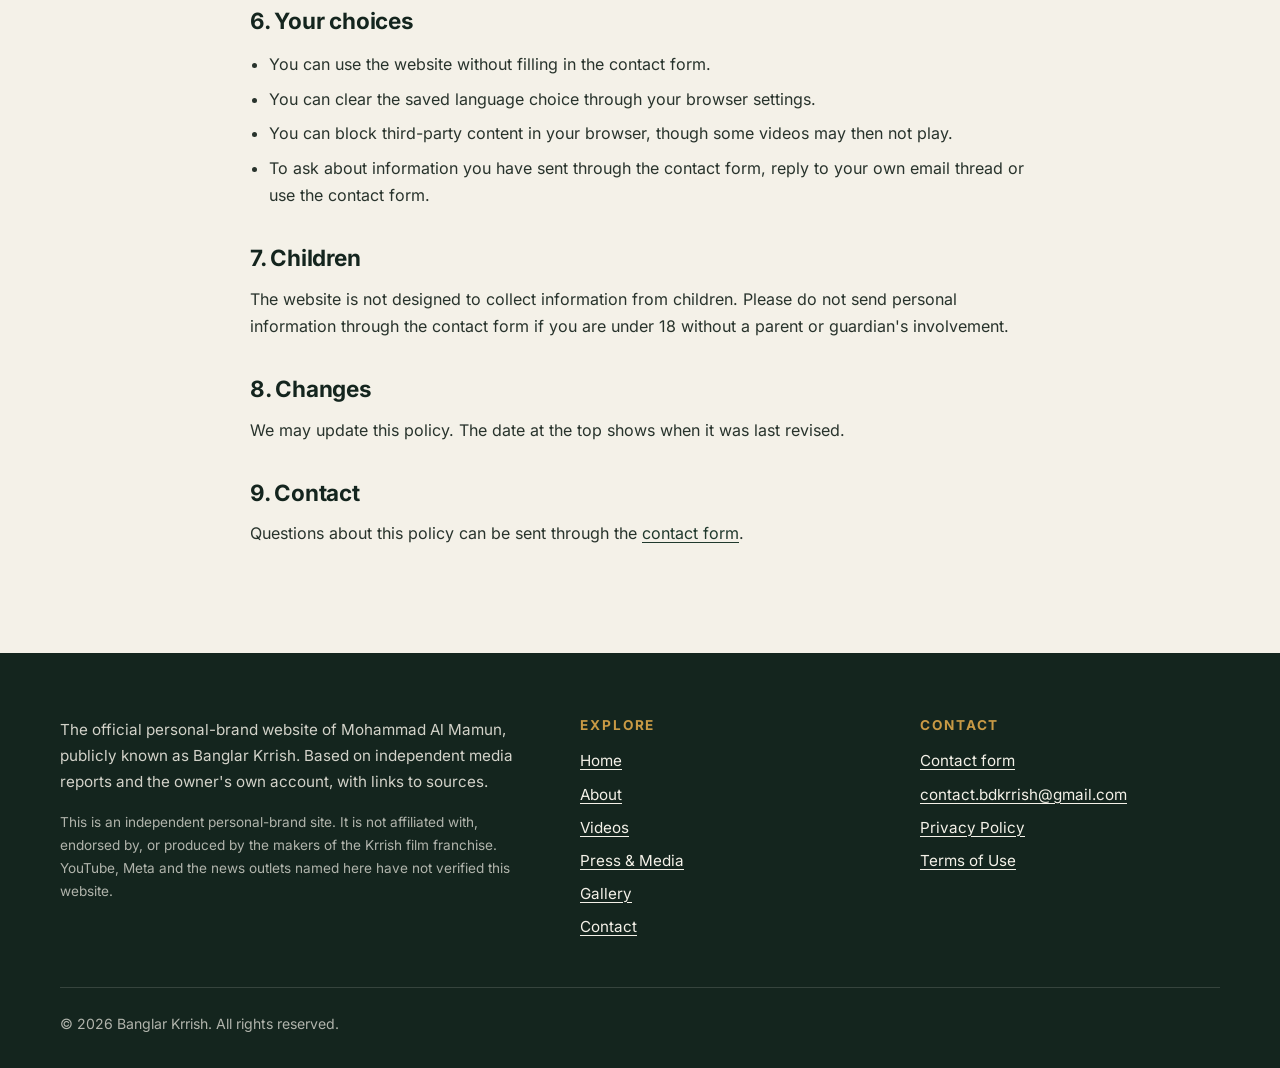
<file: privacy.html>
<!doctype html>
<html lang="en">
<head>
  <meta charset="utf-8">
  <meta name="viewport" content="width=device-width, initial-scale=1">
  <title>Privacy Policy | Banglar Krrish</title>
  <meta name="description" content="Privacy Policy for the Banglar Krrish website, including embedded YouTube content and the contact form.">
  <meta name="robots" content="index, follow">
  <link rel="canonical" href="https://atikulislamx.github.io/banglar-krish/privacy.html">
  <meta name="theme-color" content="#14251E">
  <meta property="og:type" content="website">
  <meta property="og:site_name" content="Banglar Krrish">
  <meta property="og:title" content="Privacy Policy | Banglar Krrish">
  <meta property="og:description" content="Privacy Policy for the Banglar Krrish website, including embedded YouTube content and the contact form.">
  <meta property="og:url" content="https://atikulislamx.github.io/banglar-krish/privacy.html">
  <meta property="og:image" content="https://atikulislamx.github.io/banglar-krish/assets/images/og-image.webp">
  <meta property="og:image:width" content="1200">
  <meta property="og:image:height" content="630">
  <meta property="og:locale" content="en_US">
  <meta name="twitter:card" content="summary_large_image">
  <meta name="twitter:title" content="Privacy Policy | Banglar Krrish">
  <meta name="twitter:description" content="Privacy Policy for the Banglar Krrish website, including embedded YouTube content and the contact form.">
  <meta name="twitter:image" content="https://atikulislamx.github.io/banglar-krish/assets/images/og-image.webp">
  <link rel="icon" href="assets/images/favicon.svg" type="image/svg+xml">
  <link rel="stylesheet" href="assets/css/style.css">
  <script src="assets/js/translations.js" defer></script>
  <script src="assets/js/main.js" defer></script>
</head>
<body>
  <a class="skip-link" href="#main" data-i18n="skip.link">Skip to main content</a>

  <header class="site-header">
    <div class="container header-inner">
      <a class="brand" href="index.html" aria-label="Banglar Krrish — home">
        <img src="assets/images/favicon.svg" alt="" width="40" height="40">
        <span class="brand-text"><span class="brand-name">Banglar Krrish</span><span class="brand-bn" lang="bn">বাংলার কৃষ</span></span>
      </a>
      <nav class="nav" id="primary-nav" aria-label="Primary">
        <ul class="nav-list">
          <li><a href="index.html">Home</a></li>
          <li><a href="about.html">About</a></li>
          <li><a href="videos.html">Videos</a></li>
          <li><a href="media.html">Press &amp; Media</a></li>
          <li><a href="gallery.html">Gallery</a></li>
          <li><a href="contact.html">Contact</a></li>
        </ul>
      </nav>
      <div class="header-tools">
        <div class="lang-switch" role="group" aria-label="Content language" data-i18n-attr="aria-label:lang.label">
          <button type="button" class="lang-btn" data-lang-btn="en" aria-pressed="true">English</button>
          <button type="button" class="lang-btn" data-lang-btn="bn" aria-pressed="false" lang="bn">বাংলা</button>
        </div>
        <button type="button" class="nav-toggle" data-nav-toggle aria-expanded="false" aria-controls="primary-nav" aria-label="Menu">
          <svg viewBox="0 0 24 24" aria-hidden="true" focusable="false"><path fill="currentColor" d="M3 6h18v2H3zm0 5h18v2H3zm0 5h18v2H3z"/></svg>
        </button>
      </div>
    </div>
  </header>

  <main id="main">
    <section class="page-hero">
      <div class="container">
        <h1>Privacy Policy</h1>
        <p class="lead">Last updated: 15 October 2026</p>
      </div>
    </section>
    <section class="section">
      <div class="container legal">
        <p>This Privacy Policy explains what information this website handles and what happens when you use it. The website is an independent personal-brand site about Mohammad Al Mamun, publicly known as Banglar Krrish.</p>

        <h2>1. Information we collect directly</h2>
        <p>The website itself does not require an account, does not collect personal data in a database, and does not use analytics, advertising trackers or marketing cookies.</p>
        <ul>
          <li><strong>Language preference:</strong> when you choose English or Bengali, the choice is saved in your browser's local storage so the site remembers it. It stays on your device and is never sent to us.</li>
          <li><strong>Contact form:</strong> the form does not send your message to a server. When you press the button, your email application opens with your name, email address, subject and message filled in. The message is sent only if you press send in your own email application or webmail, and it then reaches the recipient and your email provider.</li>
        </ul>

        <h2>2. Embedded YouTube videos</h2>
        <p>Videos on this site are hosted by YouTube. The site uses the privacy-enhanced domain <em>youtube-nocookie.com</em> for players.</p>
        <ul>
          <li>Thumbnail images are requested from YouTube's image servers (i.ytimg.com) when a video card comes near your screen. Your browser therefore contacts YouTube, which may log standard request information such as your IP address.</li>
          <li>The YouTube player and its script load only after you press play on a video.</li>
          <li>When you play a video, YouTube may set cookies or process data under its own terms. See the <a href="https://policies.google.com/privacy" target="_blank" rel="noopener noreferrer">Google Privacy Policy</a>.</li>
        </ul>

        <h2>3. Fonts and other resources</h2>
        <p>The Inter and Hind Siliguri fonts are downloaded from this website's own files, not from a third-party font service. The site does not load advertising, social-media widgets or analytics scripts.</p>

        <h2>4. Hosting</h2>
        <p>The website is hosted on GitHub Pages. GitHub may process standard web-server request information, such as IP addresses and browser details, as described in the <a href="https://docs.github.com/site-policy/privacy-policies/github-general-privacy-statement" target="_blank" rel="noopener noreferrer">GitHub General Privacy Statement</a>.</p>

        <h2>5. Links to other websites</h2>
        <p>Press cards and biography sources link to news websites and YouTube. Those sites have their own privacy practices, which we do not control.</p>

        <h2>6. Your choices</h2>
        <ul>
          <li>You can use the website without filling in the contact form.</li>
          <li>You can clear the saved language choice through your browser settings.</li>
          <li>You can block third-party content in your browser, though some videos may then not play.</li>
          <li>To ask about information you have sent through the contact form, reply to your own email thread or use the contact form.</li>
        </ul>

        <h2>7. Children</h2>
        <p>The website is not designed to collect information from children. Please do not send personal information through the contact form if you are under 18 without a parent or guardian's involvement.</p>

        <h2>8. Changes</h2>
        <p>We may update this policy. The date at the top shows when it was last revised.</p>

        <h2>9. Contact</h2>
        <p>Questions about this policy can be sent through the <a href="contact.html">contact form</a>.</p>
      </div>
    </section>
  </main>

  <footer class="site-footer">
    <div class="container">
      <div class="footer-grid">
        <div>
          <p data-i18n="footer.desc">The official personal-brand website of Mohammad Al Mamun, publicly known as Banglar Krrish. Based on independent media reports and the owner's own account, with links to sources.</p>
          <p class="footer-disclaimer" data-i18n="footer.disclaimer">This is an independent personal-brand site. It is not affiliated with, endorsed by, or produced by the makers of the Krrish film franchise. YouTube, Meta and the news outlets named here have not verified this website.</p>
        </div>
        <div>
          <h2 data-i18n="footer.navHeading">Explore</h2>
          <ul class="footer-list">
            <li><a href="index.html">Home</a></li>
            <li><a href="about.html">About</a></li>
            <li><a href="videos.html">Videos</a></li>
            <li><a href="media.html">Press &amp; Media</a></li>
            <li><a href="gallery.html">Gallery</a></li>
            <li><a href="contact.html">Contact</a></li>
          </ul>
        </div>
        <div>
          <h2 data-i18n="footer.contactHeading">Contact</h2>
          <ul class="footer-list">
            <li><a href="contact.html">Contact form</a></li>
            <li><a href="#" data-contact-mailto>Email</a></li>
            <li><a href="privacy.html">Privacy Policy</a></li>
            <li><a href="terms.html">Terms of Use</a></li>
          </ul>
        </div>
      </div>
      <div class="footer-bottom"><span data-i18n="footer.copyright">© 2026 Banglar Krrish. All rights reserved.</span></div>
    </div>
  </footer>
</body>
</html>
</file>
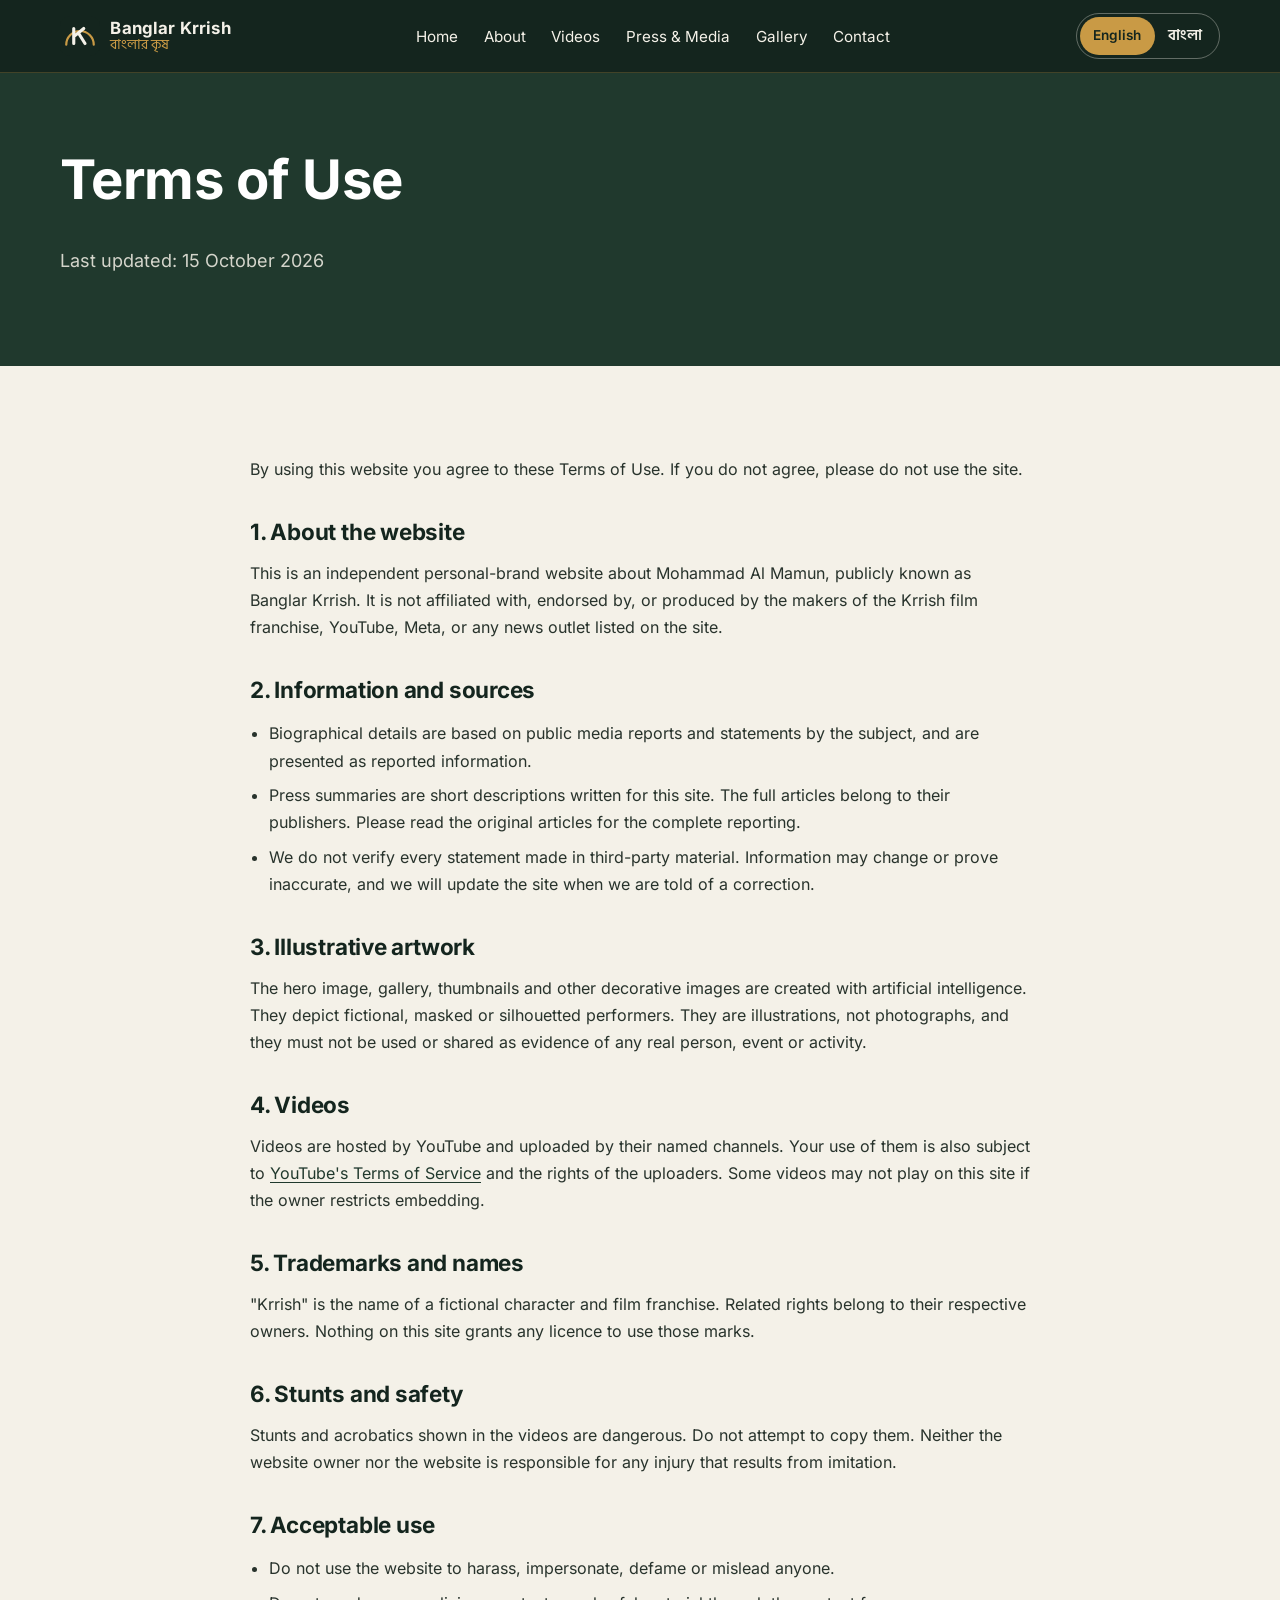
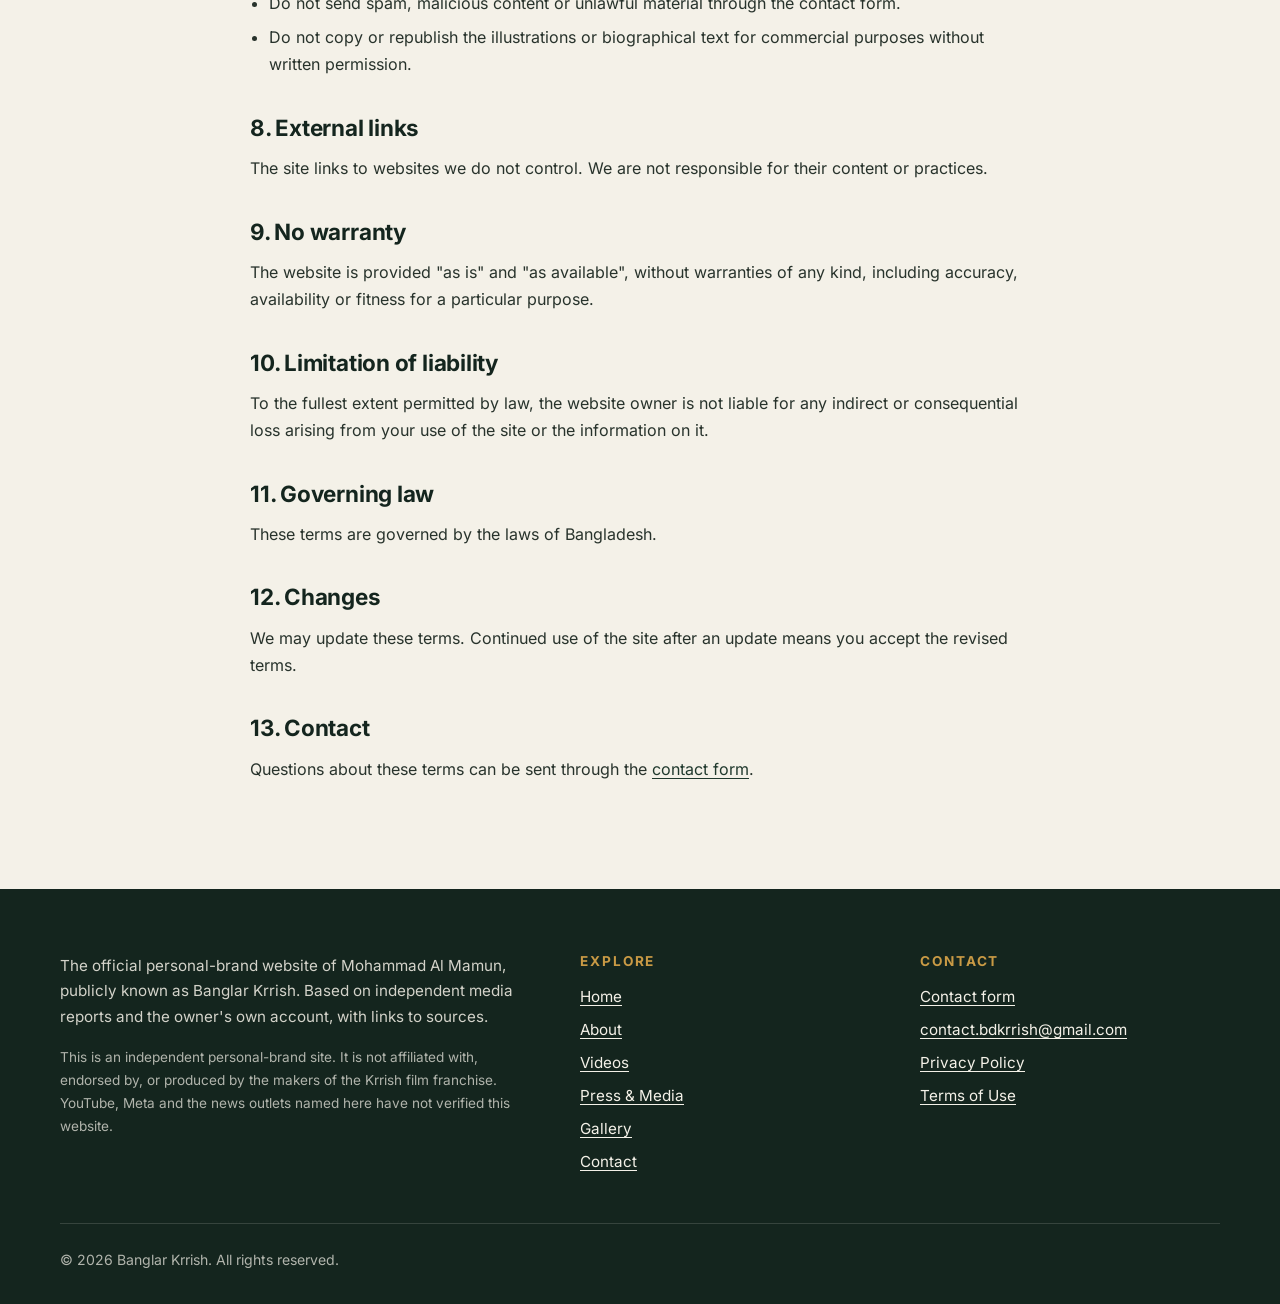
<file: terms.html>
<!doctype html>
<html lang="en">
<head>
  <meta charset="utf-8">
  <meta name="viewport" content="width=device-width, initial-scale=1">
  <title>Terms of Use | Banglar Krrish</title>
  <meta name="description" content="Terms of Use for the Banglar Krrish website.">
  <meta name="robots" content="index, follow">
  <link rel="canonical" href="https://atikulislamx.github.io/banglar-krish/terms.html">
  <meta name="theme-color" content="#14251E">
  <meta property="og:type" content="website">
  <meta property="og:site_name" content="Banglar Krrish">
  <meta property="og:title" content="Terms of Use | Banglar Krrish">
  <meta property="og:description" content="Terms of Use for the Banglar Krrish website.">
  <meta property="og:url" content="https://atikulislamx.github.io/banglar-krish/terms.html">
  <meta property="og:image" content="https://atikulislamx.github.io/banglar-krish/assets/images/og-image.webp">
  <meta property="og:image:width" content="1200">
  <meta property="og:image:height" content="630">
  <meta property="og:locale" content="en_US">
  <meta name="twitter:card" content="summary_large_image">
  <meta name="twitter:title" content="Terms of Use | Banglar Krrish">
  <meta name="twitter:description" content="Terms of Use for the Banglar Krrish website.">
  <meta name="twitter:image" content="https://atikulislamx.github.io/banglar-krish/assets/images/og-image.webp">
  <link rel="icon" href="assets/images/favicon.svg" type="image/svg+xml">
  <link rel="stylesheet" href="assets/css/style.css">
  <script src="assets/js/translations.js" defer></script>
  <script src="assets/js/main.js" defer></script>
</head>
<body>
  <a class="skip-link" href="#main" data-i18n="skip.link">Skip to main content</a>

  <header class="site-header">
    <div class="container header-inner">
      <a class="brand" href="index.html" aria-label="Banglar Krrish — home">
        <img src="assets/images/favicon.svg" alt="" width="40" height="40">
        <span class="brand-text"><span class="brand-name">Banglar Krrish</span><span class="brand-bn" lang="bn">বাংলার কৃষ</span></span>
      </a>
      <nav class="nav" id="primary-nav" aria-label="Primary">
        <ul class="nav-list">
          <li><a href="index.html">Home</a></li>
          <li><a href="about.html">About</a></li>
          <li><a href="videos.html">Videos</a></li>
          <li><a href="media.html">Press &amp; Media</a></li>
          <li><a href="gallery.html">Gallery</a></li>
          <li><a href="contact.html">Contact</a></li>
        </ul>
      </nav>
      <div class="header-tools">
        <div class="lang-switch" role="group" aria-label="Content language" data-i18n-attr="aria-label:lang.label">
          <button type="button" class="lang-btn" data-lang-btn="en" aria-pressed="true">English</button>
          <button type="button" class="lang-btn" data-lang-btn="bn" aria-pressed="false" lang="bn">বাংলা</button>
        </div>
        <button type="button" class="nav-toggle" data-nav-toggle aria-expanded="false" aria-controls="primary-nav" aria-label="Menu">
          <svg viewBox="0 0 24 24" aria-hidden="true" focusable="false"><path fill="currentColor" d="M3 6h18v2H3zm0 5h18v2H3zm0 5h18v2H3z"/></svg>
        </button>
      </div>
    </div>
  </header>

  <main id="main">
    <section class="page-hero">
      <div class="container">
        <h1>Terms of Use</h1>
        <p class="lead">Last updated: 15 October 2026</p>
      </div>
    </section>
    <section class="section">
      <div class="container legal">
        <p>By using this website you agree to these Terms of Use. If you do not agree, please do not use the site.</p>

        <h2>1. About the website</h2>
        <p>This is an independent personal-brand website about Mohammad Al Mamun, publicly known as Banglar Krrish. It is not affiliated with, endorsed by, or produced by the makers of the Krrish film franchise, YouTube, Meta, or any news outlet listed on the site.</p>

        <h2>2. Information and sources</h2>
        <ul>
          <li>Biographical details are based on public media reports and statements by the subject, and are presented as reported information.</li>
          <li>Press summaries are short descriptions written for this site. The full articles belong to their publishers. Please read the original articles for the complete reporting.</li>
          <li>We do not verify every statement made in third-party material. Information may change or prove inaccurate, and we will update the site when we are told of a correction.</li>
        </ul>

        <h2>3. Illustrative artwork</h2>
        <p>The hero image, gallery, thumbnails and other decorative images are created with artificial intelligence. They depict fictional, masked or silhouetted performers. They are illustrations, not photographs, and they must not be used or shared as evidence of any real person, event or activity.</p>

        <h2>4. Videos</h2>
        <p>Videos are hosted by YouTube and uploaded by their named channels. Your use of them is also subject to <a href="https://www.youtube.com/t/terms" target="_blank" rel="noopener noreferrer">YouTube's Terms of Service</a> and the rights of the uploaders. Some videos may not play on this site if the owner restricts embedding.</p>

        <h2>5. Trademarks and names</h2>
        <p>"Krrish" is the name of a fictional character and film franchise. Related rights belong to their respective owners. Nothing on this site grants any licence to use those marks.</p>

        <h2>6. Stunts and safety</h2>
        <p>Stunts and acrobatics shown in the videos are dangerous. Do not attempt to copy them. Neither the website owner nor the website is responsible for any injury that results from imitation.</p>

        <h2>7. Acceptable use</h2>
        <ul>
          <li>Do not use the website to harass, impersonate, defame or mislead anyone.</li>
          <li>Do not send spam, malicious content or unlawful material through the contact form.</li>
          <li>Do not copy or republish the illustrations or biographical text for commercial purposes without written permission.</li>
        </ul>

        <h2>8. External links</h2>
        <p>The site links to websites we do not control. We are not responsible for their content or practices.</p>

        <h2>9. No warranty</h2>
        <p>The website is provided "as is" and "as available", without warranties of any kind, including accuracy, availability or fitness for a particular purpose.</p>

        <h2>10. Limitation of liability</h2>
        <p>To the fullest extent permitted by law, the website owner is not liable for any indirect or consequential loss arising from your use of the site or the information on it.</p>

        <h2>11. Governing law</h2>
        <p>These terms are governed by the laws of Bangladesh.</p>

        <h2>12. Changes</h2>
        <p>We may update these terms. Continued use of the site after an update means you accept the revised terms.</p>

        <h2>13. Contact</h2>
        <p>Questions about these terms can be sent through the <a href="contact.html">contact form</a>.</p>
      </div>
    </section>
  </main>

  <footer class="site-footer">
    <div class="container">
      <div class="footer-grid">
        <div>
          <p data-i18n="footer.desc">The official personal-brand website of Mohammad Al Mamun, publicly known as Banglar Krrish. Based on independent media reports and the owner's own account, with links to sources.</p>
          <p class="footer-disclaimer" data-i18n="footer.disclaimer">This is an independent personal-brand site. It is not affiliated with, endorsed by, or produced by the makers of the Krrish film franchise. YouTube, Meta and the news outlets named here have not verified this website.</p>
        </div>
        <div>
          <h2 data-i18n="footer.navHeading">Explore</h2>
          <ul class="footer-list">
            <li><a href="index.html">Home</a></li>
            <li><a href="about.html">About</a></li>
            <li><a href="videos.html">Videos</a></li>
            <li><a href="media.html">Press &amp; Media</a></li>
            <li><a href="gallery.html">Gallery</a></li>
            <li><a href="contact.html">Contact</a></li>
          </ul>
        </div>
        <div>
          <h2 data-i18n="footer.contactHeading">Contact</h2>
          <ul class="footer-list">
            <li><a href="contact.html">Contact form</a></li>
            <li><a href="#" data-contact-mailto>Email</a></li>
            <li><a href="privacy.html">Privacy Policy</a></li>
            <li><a href="terms.html">Terms of Use</a></li>
          </ul>
        </div>
      </div>
      <div class="footer-bottom"><span data-i18n="footer.copyright">© 2026 Banglar Krrish. All rights reserved.</span></div>
    </div>
  </footer>
</body>
</html>
</file>
<file: assets/css/style.css>
/* ==========================================================================
   Banglar Krrish — shared stylesheet
   Palette: forest #14251E, dark green #20392D, ivory #F4F1E8, gold #C99A45,
   white #FFFFFF, primary text #28332C, secondary text #6B756E.
   ========================================================================== */

/* ---------- Self-hosted fonts (no third-party requests) ---------- */
@font-face { font-family: "Inter"; font-style: normal; font-weight: 400; font-display: swap;
  src: url("../fonts/inter-latin-400.woff2") format("woff2"); }
@font-face { font-family: "Inter"; font-style: normal; font-weight: 600; font-display: swap;
  src: url("../fonts/inter-latin-600.woff2") format("woff2"); }
@font-face { font-family: "Inter"; font-style: normal; font-weight: 700; font-display: swap;
  src: url("../fonts/inter-latin-700.woff2") format("woff2"); }
@font-face { font-family: "Hind Siliguri"; font-style: normal; font-weight: 400; font-display: swap;
  src: url("../fonts/hind-siliguri-bengali-400.woff2") format("woff2");
  unicode-range: U+0980-09FF, U+200C-200D, U+25CC; }
@font-face { font-family: "Hind Siliguri"; font-style: normal; font-weight: 600; font-display: swap;
  src: url("../fonts/hind-siliguri-bengali-600.woff2") format("woff2");
  unicode-range: U+0980-09FF, U+200C-200D, U+25CC; }
@font-face { font-family: "Hind Siliguri"; font-style: normal; font-weight: 700; font-display: swap;
  src: url("../fonts/hind-siliguri-bengali-700.woff2") format("woff2");
  unicode-range: U+0980-09FF, U+200C-200D, U+25CC; }
@font-face { font-family: "Hind Siliguri"; font-style: normal; font-weight: 400; font-display: swap;
  src: url("../fonts/hind-siliguri-latin-400.woff2") format("woff2");
  unicode-range: U+0000-00FF, U+0131, U+0152-0153, U+02BB-02BC, U+2000-206F, U+2122, U+2191, U+2193; }
@font-face { font-family: "Hind Siliguri"; font-style: normal; font-weight: 600; font-display: swap;
  src: url("../fonts/hind-siliguri-latin-600.woff2") format("woff2");
  unicode-range: U+0000-00FF, U+0131, U+0152-0153, U+02BB-02BC, U+2000-206F, U+2122, U+2191, U+2193; }
@font-face { font-family: "Hind Siliguri"; font-style: normal; font-weight: 700; font-display: swap;
  src: url("../fonts/hind-siliguri-latin-700.woff2") format("woff2");
  unicode-range: U+0000-00FF, U+0131, U+0152-0153, U+02BB-02BC, U+2000-206F, U+2122, U+2191, U+2193; }

/* ---------- Design tokens ---------- */
:root {
  --forest: #14251E;
  --green: #20392D;
  --ivory: #F4F1E8;
  --gold: #C99A45;
  --gold-dark: #8A6420;   /* gold text on light backgrounds (AA contrast) */
  --white: #FFFFFF;
  --text: #28332C;
  --muted: #6B756E;       /* secondary text on ivory/white: AA for body text */
  --line: #DDD8CA;
  --radius: 14px;
  --shadow: 0 1px 2px rgba(20, 37, 30, .06), 0 8px 24px rgba(20, 37, 30, .08);
  --container: 1160px;
  --font-en: "Inter", system-ui, -apple-system, "Segoe UI", Roboto, Arial, sans-serif;
  --font-bn: "Hind Siliguri", "Noto Sans Bengali", "Kalpurush", system-ui, sans-serif;
  --font: var(--font-en);
}
html:lang(bn) { --font: var(--font-bn); }

/* ---------- Base ---------- */
*, *::before, *::after { box-sizing: border-box; }
html { -webkit-text-size-adjust: 100%; scroll-behavior: smooth; }
body {
  margin: 0; font-family: var(--font); font-size: 1rem; line-height: 1.7;
  color: var(--text); background: var(--ivory);
}
html:lang(bn) body { line-height: 1.85; }
img, video, iframe { display: block; max-width: 100%; }
img { height: auto; }
a { color: var(--green); text-decoration-thickness: 1px; text-underline-offset: 3px; }
a:hover { color: var(--gold-dark); }
h1, h2, h3, h4 { font-family: var(--font); color: var(--forest); line-height: 1.25; margin: 0 0 .6em; letter-spacing: -.01em; }
h1 { font-size: clamp(2rem, 4.6vw, 3.4rem); font-weight: 700; }
h2 { font-size: clamp(1.6rem, 3vw, 2.25rem); font-weight: 700; }
h3 { font-size: 1.2rem; font-weight: 600; }
p { margin: 0 0 1em; }
:focus-visible { outline: 3px solid var(--gold); outline-offset: 3px; border-radius: 4px; }
.skip-link {
  position: absolute; left: 1rem; top: -4rem; z-index: 100; background: var(--gold); color: var(--forest);
  padding: .6rem 1rem; border-radius: 8px; font-weight: 600; text-decoration: none;
}
.skip-link:focus { top: 1rem; }
.sr-only {
  position: absolute !important; width: 1px; height: 1px; padding: 0; margin: -1px;
  overflow: hidden; clip: rect(0, 0, 0, 0); white-space: nowrap; border: 0;
}
.container { width: min(100% - 2.5rem, var(--container)); margin-inline: auto; }
.section { padding: clamp(3.5rem, 7vw, 6rem) 0; }
.section--white { background: var(--white); }
.section--dark { background: var(--green); color: var(--ivory); }
.section--dark h2, .section--dark h3 { color: var(--white); }
.eyebrow {
  display: inline-block; font-size: .8rem; font-weight: 600; letter-spacing: .14em;
  text-transform: uppercase; color: var(--gold-dark); margin-bottom: .75rem;
}
.lead { font-size: 1.125rem; color: var(--muted); max-width: 66ch; }
.section-head { margin-bottom: 2.25rem; max-width: 720px; }
.section-head p { color: var(--muted); }
.notice-text { color: var(--muted); font-size: .95rem; }

/* ---------- Buttons ---------- */
.btn {
  display: inline-flex; align-items: center; justify-content: center; gap: .5rem;
  font: inherit; font-weight: 600; font-size: .98rem; text-decoration: none; cursor: pointer;
  padding: .85rem 1.4rem; border-radius: 999px; border: 1.5px solid transparent;
  transition: background-color .2s ease, color .2s ease, border-color .2s ease;
  min-height: 48px;
}
.btn--gold { background: var(--gold); color: var(--forest); }
.btn--gold:hover { background: #D8AB5C; color: var(--forest); }
.btn--ghost { background: transparent; color: var(--ivory); border-color: rgba(244, 241, 232, .6); }
.btn--ghost:hover { border-color: var(--gold); color: var(--gold); }
.btn--outline { background: transparent; color: var(--green); border-color: var(--green); }
.btn--outline:hover { background: var(--green); color: var(--ivory); }
.btn--small { min-height: 40px; padding: .5rem 1rem; font-size: .9rem; }
.btn-row { display: flex; flex-wrap: wrap; gap: .85rem; margin-top: 1.75rem; }

/* ---------- Header & navigation ---------- */
.site-header {
  position: sticky; top: 0; z-index: 50; background: var(--forest); color: var(--ivory);
  border-bottom: 1px solid rgba(201, 154, 69, .25);
}
.header-inner { display: flex; align-items: center; justify-content: space-between; gap: 1rem; min-height: 72px; }
.brand { display: flex; align-items: center; gap: .65rem; color: var(--ivory); text-decoration: none; }
.brand:hover { color: var(--white); }
.brand img { width: 40px; height: 40px; border-radius: 10px; }
.brand-text { display: flex; flex-direction: column; line-height: 1.1; }
.brand-name { font-weight: 700; font-size: 1.05rem; letter-spacing: .01em; }
.brand-bn { font-family: var(--font-bn); font-size: .85rem; color: var(--gold); }
.nav-list { display: flex; align-items: center; gap: 1.6rem; list-style: none; margin: 0; padding: 0; }
.nav-list a {
  color: var(--ivory); text-decoration: none; font-size: .95rem; font-weight: 500;
  padding: .35rem 0; border-bottom: 2px solid transparent; transition: border-color .2s ease, color .2s ease;
}
.nav-list a:hover { color: var(--gold); }
.nav-list a[aria-current="page"] { color: var(--gold); border-bottom-color: var(--gold); }
.header-tools { display: flex; align-items: center; gap: .75rem; }
.lang-switch {
  display: inline-flex; border: 1px solid rgba(244, 241, 232, .35); border-radius: 999px; padding: 3px;
}
.lang-btn {
  font: inherit; font-size: .85rem; font-weight: 600; background: transparent; color: var(--ivory);
  border: 0; border-radius: 999px; padding: .4rem .85rem; cursor: pointer; min-height: 36px;
}
.lang-btn[aria-pressed="true"] { background: var(--gold); color: var(--forest); }
.lang-btn:not([aria-pressed="true"]):hover { color: var(--gold); }
.lang-btn[lang="bn"] { font-family: var(--font-bn); font-size: .92rem; }
.nav-toggle {
  display: none; background: transparent; border: 1px solid rgba(244, 241, 232, .4); color: var(--ivory);
  border-radius: 10px; width: 46px; height: 46px; cursor: pointer; align-items: center; justify-content: center;
}
.nav-toggle svg { width: 22px; height: 22px; }

@media (max-width: 960px) {
  .nav-toggle { display: inline-flex; }
  .nav {
    position: absolute; left: 0; right: 0; top: 100%; background: var(--forest);
    border-top: 1px solid rgba(201, 154, 69, .25); display: none; padding: 1rem 1.25rem 1.5rem;
    box-shadow: 0 16px 30px rgba(0, 0, 0, .25);
  }
  .nav.is-open { display: block; }
  .nav-list { flex-direction: column; align-items: stretch; gap: 0; }
  .nav-list a { display: block; padding: .9rem 0; border-bottom: 1px solid rgba(244, 241, 232, .1); font-size: 1.05rem; }
  .site-header { position: sticky; }
  .header-inner { position: relative; }
}
@media (max-width: 420px) {
  .brand-bn { display: none; }
  .lang-btn { padding: .4rem .6rem; }
}

/* ---------- Hero ---------- */
.hero {
  position: relative; color: var(--ivory); background: var(--forest); overflow: hidden;
  min-height: min(88vh, 760px); display: flex; align-items: center;
}
.hero-media { position: absolute; inset: 0; z-index: 0; }
.hero-media img { width: 100%; height: 100%; object-fit: cover; object-position: 70% 40%; }
/* Readability overlay: solid green on the text side, transparent on the artwork. */
.hero-media::after {
  content: ""; position: absolute; inset: 0;
  background: linear-gradient(90deg, rgba(20, 37, 30, .96) 0%, rgba(20, 37, 30, .85) 40%, rgba(20, 37, 30, .15) 100%);
}
.hero-content { position: relative; z-index: 1; padding: 5rem 0; max-width: 640px; }
.hero h1 { color: var(--white); margin-bottom: .6em; }
.hero .eyebrow { color: var(--gold); }
.hero-intro { font-size: 1.1rem; color: rgba(244, 241, 232, .9); max-width: 58ch; }
.hero-note { font-size: .82rem; color: rgba(244, 241, 232, .7); margin-top: 1.75rem; max-width: 52ch; }
html:lang(bn) .hero h1 { font-size: clamp(1.9rem, 4.2vw, 3rem); }

/* Page hero (inner pages) */
.page-hero { background: var(--green); color: var(--ivory); padding: clamp(3rem, 6vw, 4.5rem) 0; position: relative; overflow: hidden; }
.page-hero h1 { color: var(--white); }
.page-hero .lead { color: rgba(244, 241, 232, .85); }
.page-hero .eyebrow { color: var(--gold); }
.page-hero.has-art .container { position: relative; z-index: 1; }
.page-hero.has-art::before {
  content: ""; position: absolute; inset: 0; background: url("../images/parkour-02.webp") center/cover no-repeat;
  opacity: .22;
}
.page-hero.has-art::after {
  content: ""; position: absolute; inset: 0; background: rgba(32, 57, 45, .78);
}

/* ---------- Cards & grids ---------- */
.grid { display: grid; gap: 1.5rem; }
.grid-2 { grid-template-columns: repeat(2, minmax(0, 1fr)); }
.grid-3 { grid-template-columns: repeat(3, minmax(0, 1fr)); }
.grid-4 { grid-template-columns: repeat(4, minmax(0, 1fr)); }
@media (max-width: 960px) { .grid-3, .grid-4 { grid-template-columns: repeat(2, minmax(0, 1fr)); } }
@media (max-width: 640px) { .grid-2, .grid-3, .grid-4 { grid-template-columns: 1fr; } }

.card {
  background: var(--white); border: 1px solid var(--line); border-radius: var(--radius);
  padding: 1.6rem; box-shadow: var(--shadow); height: 100%;
}
.card h3 { margin-bottom: .35em; }
.card p { color: var(--muted); margin: 0; font-size: .97rem; }
.card-label {
  font-size: .78rem; font-weight: 600; text-transform: uppercase; letter-spacing: .1em; color: var(--gold-dark);
  margin-bottom: .5rem; display: block;
}
.stat-value { font-size: 1.05rem; color: var(--forest); font-weight: 600; margin: 0; }

/* Highlights */
.highlight-card { border-top: 3px solid var(--gold); }

/* Timeline */
.timeline { list-style: none; margin: 0; padding: 0; position: relative; }
.timeline li {
  position: relative; padding: 0 0 2.2rem 2.2rem; border-left: 2px solid var(--line); margin-left: .5rem;
}
.timeline li:last-child { border-left-color: transparent; padding-bottom: 0; }
.timeline li::before {
  content: ""; position: absolute; left: -9px; top: .3rem; width: 16px; height: 16px; border-radius: 50%;
  background: var(--ivory); border: 3px solid var(--gold);
}
.timeline-when { font-weight: 700; color: var(--forest); display: block; }
.timeline-text { color: var(--muted); margin: .2rem 0 0; }

/* Two-column text + image layouts */
.split { display: grid; grid-template-columns: 1fr 1fr; gap: clamp(2rem, 5vw, 4.5rem); align-items: center; }
@media (max-width: 860px) { .split { grid-template-columns: 1fr; } }
.framed { border-radius: var(--radius); overflow: hidden; box-shadow: var(--shadow); background: var(--green); }
.framed img { width: 100%; height: 100%; object-fit: cover; }
.figure-caption { font-size: .85rem; color: var(--muted); margin-top: .6rem; }

/* Bio sections */
.bio-section { display: grid; grid-template-columns: 220px 1fr; gap: 2rem; padding: 2.5rem 0; border-top: 1px solid var(--line); }
.bio-section:first-of-type { border-top: 0; padding-top: 0; }
.bio-section h2 { font-size: 1.45rem; margin: 0; }
.bio-section p { color: var(--text); max-width: 68ch; }
.bio-section .source-links { font-size: .92rem; }
@media (max-width: 760px) { .bio-section { grid-template-columns: 1fr; gap: .75rem; } }

.callout {
  border-left: 4px solid var(--gold); background: var(--white); padding: 1.1rem 1.3rem; border-radius: 0 10px 10px 0;
  box-shadow: var(--shadow);
}
.callout strong { color: var(--forest); }

/* Source list */
.source-list { list-style: none; padding: 0; margin: 0; display: grid; gap: .75rem; }
.source-list li {
  display: flex; justify-content: space-between; gap: 1rem; flex-wrap: wrap; align-items: center;
  background: var(--white); border: 1px solid var(--line); border-radius: 10px; padding: .85rem 1.1rem;
}
.source-list span { color: var(--muted); font-size: .92rem; }

/* ---------- Video cards ---------- */
.video-grid { display: grid; gap: 1.6rem; grid-template-columns: repeat(auto-fill, minmax(290px, 1fr)); }
.video-card {
  background: var(--white); border: 1px solid var(--line); border-radius: var(--radius); overflow: hidden;
  box-shadow: var(--shadow); display: flex; flex-direction: column;
}
/* The reserved 16:9 box: never empty, because the local artwork is the CSS background. */
.video-media {
  position: relative; aspect-ratio: 16 / 9; background-color: var(--green);
  background-image: var(--fallback); background-size: cover; background-position: center;
  overflow: hidden;
}
.video-media img.thumb {
  position: absolute; inset: 0; width: 100%; height: 100%; object-fit: cover; opacity: 0;
}
.video-media img.thumb.is-loaded { opacity: 1; }
.video-media::after { content: ""; position: absolute; inset: 0; background: rgba(20, 37, 30, .18); pointer-events: none; }
.play-btn {
  position: absolute; z-index: 2; left: 50%; top: 50%; transform: translate(-50%, -50%);
  width: 68px; height: 68px; border-radius: 50%; border: 0; cursor: pointer;
  background: rgba(201, 154, 69, .95); color: var(--forest); display: grid; place-items: center;
  box-shadow: 0 6px 18px rgba(0, 0, 0, .35); transition: transform .2s ease, background-color .2s ease;
}
.play-btn svg { width: 26px; height: 26px; margin-left: 4px; }
.play-btn:hover { background: #D8AB5C; transform: translate(-50%, -50%) scale(1.04); }
.video-media .video-title-overlay {
  position: absolute; left: 0; right: 0; bottom: 0; z-index: 1; padding: .9rem 1rem; color: var(--white);
  background: linear-gradient(0deg, rgba(10, 20, 16, .85), rgba(10, 20, 16, 0)); font-size: .9rem; font-weight: 600;
  line-height: 1.35;
}
.video-player { position: absolute; inset: 0; width: 100%; height: 100%; background: #000; }
.video-player iframe { width: 100%; height: 100%; border: 0; }
.video-body { padding: 1.2rem 1.3rem 1.4rem; display: flex; flex-direction: column; gap: .5rem; flex: 1; }
.video-body h3 { font-size: 1.02rem; margin: 0; line-height: 1.45; }
.video-meta { font-size: .85rem; color: var(--muted); margin: 0; }
.video-meta strong { color: var(--text); font-weight: 600; }
.video-link { font-size: .9rem; font-weight: 600; margin-top: auto; }
.video-blocked {
  margin-top: .3rem; padding: .8rem .9rem; border-radius: 10px; background: #FBF4E4; border: 1px solid #E8D3A5;
  font-size: .9rem; color: var(--text);
}
.video-blocked strong { display: block; color: var(--forest); margin-bottom: .2rem; }
.video-blocked p { margin: 0; color: var(--text); }
.video-hint { font-size: .8rem; color: var(--muted); margin: 0; }
.video-note { font-size: .9rem; color: var(--muted); margin-top: 1.25rem; }

/* ---------- Press cards ---------- */
.press-card { display: flex; flex-direction: column; overflow: hidden; padding: 0; }
.press-art { aspect-ratio: 16 / 8; background: var(--green) center / cover no-repeat; position: relative; }
.press-art::after { content: ""; position: absolute; inset: 0; background: rgba(20, 37, 30, .25); }
.press-body { padding: 1.4rem 1.5rem 1.6rem; display: flex; flex-direction: column; gap: .5rem; flex: 1; }
.press-body h3 { font-size: 1.08rem; margin: 0; }
.press-body .publisher { font-weight: 700; color: var(--gold-dark); font-size: .9rem; letter-spacing: .02em; }
.press-body .date { font-size: .85rem; color: var(--muted); margin: 0; }
.press-body .summary { color: var(--muted); font-size: .95rem; margin: 0; }
.press-body .unverified { font-size: .85rem; font-style: italic; color: var(--muted); margin: 0; }
.press-body .read-link { margin-top: auto; font-weight: 600; padding-top: .4rem; }

/* ---------- Gallery ---------- */
.gallery-grid { display: grid; gap: 1.25rem; grid-template-columns: repeat(auto-fill, minmax(260px, 1fr)); }
.gallery-item {
  position: relative; margin: 0; border-radius: var(--radius); overflow: hidden; background: var(--green);
  box-shadow: var(--shadow); aspect-ratio: 4 / 3;
}
.gallery-item.is-portrait { aspect-ratio: 3 / 4; }
.gallery-item button {
  all: unset; box-sizing: border-box; cursor: zoom-in; display: block; width: 100%; height: 100%; position: relative;
}
.gallery-item img { width: 100%; height: 100%; object-fit: cover; transition: transform .4s ease; }
.gallery-item button:hover img { transform: scale(1.03); }
.gallery-item figcaption {
  position: absolute; left: 0; right: 0; bottom: 0; padding: 2.2rem 1rem .9rem; color: var(--white);
  background: linear-gradient(0deg, rgba(10, 20, 16, .9), rgba(10, 20, 16, 0)); font-size: .92rem; font-weight: 600;
  pointer-events: none;
}
.gallery-item .tag {
  position: absolute; top: .8rem; left: .8rem; background: rgba(244, 241, 232, .92); color: var(--forest);
  font-size: .72rem; font-weight: 700; text-transform: uppercase; letter-spacing: .08em; padding: .3rem .6rem; border-radius: 999px;
}

.lightbox {
  position: fixed; inset: 0; z-index: 200; background: rgba(10, 20, 16, .94); display: none;
  align-items: center; justify-content: center; padding: 2rem 4.5rem;
}
.lightbox.is-open { display: flex; }
.lightbox figure { margin: 0; max-width: min(1100px, 100%); text-align: center; }
.lightbox img { max-height: 78vh; width: auto; margin: 0 auto; border-radius: 10px; }
.lightbox figcaption { color: var(--ivory); margin-top: 1rem; font-size: .95rem; }
.lb-btn {
  position: absolute; background: rgba(244, 241, 232, .12); color: var(--ivory); border: 1px solid rgba(244, 241, 232, .3);
  width: 48px; height: 48px; border-radius: 50%; cursor: pointer; display: grid; place-items: center; font: inherit;
}
.lb-btn:hover { background: var(--gold); color: var(--forest); }
.lb-btn svg { width: 22px; height: 22px; }
.lb-close { top: 1.2rem; right: 1.2rem; }
.lb-prev { left: 1rem; top: 50%; transform: translateY(-50%); }
.lb-next { right: 1rem; top: 50%; transform: translateY(-50%); }
@media (max-width: 640px) { .lightbox { padding: 4rem 1rem 5rem; } .lb-prev, .lb-next { top: auto; bottom: 1rem; transform: none; } }

/* ---------- Contact form ---------- */
.contact-layout { display: grid; grid-template-columns: 1.1fr .9fr; gap: 2.5rem; align-items: start; }
@media (max-width: 900px) { .contact-layout { grid-template-columns: 1fr; } }
.form-card { background: var(--white); border: 1px solid var(--line); border-radius: var(--radius); padding: clamp(1.4rem, 3vw, 2.2rem); box-shadow: var(--shadow); }
.field { margin-bottom: 1.25rem; }
.field label { display: block; font-weight: 600; color: var(--forest); margin-bottom: .4rem; }
.field input, .field textarea {
  width: 100%; font: inherit; font-size: 1rem; color: var(--text); background: #FCFBF7;
  border: 1.5px solid #CFC9B8; border-radius: 10px; padding: .8rem .95rem; min-height: 48px;
  transition: border-color .2s ease, box-shadow .2s ease;
}
.field textarea { min-height: 160px; resize: vertical; }
.field input:focus, .field textarea:focus { outline: none; border-color: var(--green); box-shadow: 0 0 0 3px rgba(201, 154, 69, .35); }
.field input[aria-invalid="true"], .field textarea[aria-invalid="true"] { border-color: #A23B2A; background: #FFF7F5; }
.field .hint { font-size: .85rem; color: var(--muted); margin: .35rem 0 0; }
.field .error { font-size: .9rem; color: #9A2E1F; font-weight: 600; margin: .4rem 0 0; min-height: 0; }
.form-status {
  border-radius: 10px; padding: .9rem 1.1rem; margin-bottom: 1.25rem; font-size: .95rem; display: none;
}
.form-status.is-visible { display: block; }
.form-status--info { background: #EEF4EF; color: var(--forest); border: 1px solid #C9DCCF; }
.form-status--error { background: #FBEDEA; color: #7D2317; border: 1px solid #EBC3BB; }
.fallback-box { margin-top: 1.25rem; padding: 1.2rem; border: 1px dashed #B9B29D; border-radius: 12px; background: #FCFBF7; display: none; }
.fallback-box.is-visible { display: block; }
.fallback-box h3 { font-size: 1rem; }
.fallback-box .email-line { font-family: ui-monospace, SFMono-Regular, Menlo, Consolas, monospace; background: var(--white); padding: .5rem .7rem; border-radius: 8px; border: 1px solid var(--line); word-break: break-all; }
.copy-row { display: flex; flex-wrap: wrap; gap: .6rem; margin-top: .9rem; }
.copy-live { font-size: .9rem; color: var(--forest); margin-top: .6rem; min-height: 1.2em; }
.contact-aside .card + .card { margin-top: 1.25rem; }
.recipient-email { font-size: 1.1rem; font-weight: 700; color: var(--forest); word-break: break-all; }

/* ---------- Footer ---------- */
.site-footer { background: var(--forest); color: rgba(244, 241, 232, .85); padding: 4rem 0 2rem; font-size: .95rem; }
.footer-grid { display: grid; grid-template-columns: 1.6fr 1fr 1fr; gap: 2.5rem; }
@media (max-width: 860px) { .footer-grid { grid-template-columns: 1fr; } }
.site-footer h2 { color: var(--gold); font-size: .85rem; letter-spacing: .14em; text-transform: uppercase; font-weight: 700; margin-bottom: .9rem; }
.site-footer a { color: var(--ivory); }
.site-footer a:hover { color: var(--gold); }
.footer-list { list-style: none; padding: 0; margin: 0; display: grid; gap: .45rem; }
.footer-bottom {
  margin-top: 3rem; padding-top: 1.5rem; border-top: 1px solid rgba(244, 241, 232, .15);
  display: flex; flex-wrap: wrap; gap: 1rem; justify-content: space-between; font-size: .88rem; color: rgba(244, 241, 232, .7);
}
.footer-disclaimer { font-size: .85rem; color: rgba(244, 241, 232, .7); margin-top: 1rem; max-width: 70ch; }
.social-list { display: flex; flex-wrap: wrap; gap: .6rem; list-style: none; padding: 0; margin: 0; }
.social-list a {
  display: inline-block; padding: .55rem 1rem; border: 1px solid rgba(244, 241, 232, .35); border-radius: 999px;
  text-decoration: none; font-weight: 500;
}
.social-list a:hover { border-color: var(--gold); color: var(--gold); }
.is-hidden { display: none !important; }

/* ---------- Legal pages ---------- */
.legal { max-width: 780px; }
.legal h2 { font-size: 1.4rem; margin-top: 2.2rem; }
.legal ul { padding-left: 1.2rem; }
.legal li { margin-bottom: .45rem; }
.legal .updated { color: var(--muted); font-size: .95rem; }

/* ---------- Misc ---------- */
.noscript-note { padding: 1rem 1.2rem; background: #FBF4E4; border-radius: 10px; color: var(--text); margin-top: 1rem; }
.empty-state { color: var(--muted); }
.stack > * + * { margin-top: 1rem; }
.center { text-align: center; }
.mt-lg { margin-top: 2.5rem; }
.badge-row { display: flex; flex-wrap: wrap; gap: .5rem; }

/* ---------- Reduced motion ---------- */
@media (prefers-reduced-motion: reduce) {
  html { scroll-behavior: auto; }
  *, *::before, *::after { transition-duration: .01ms !important; animation-duration: .01ms !important; }
  .gallery-item button:hover img, .play-btn:hover { transform: none; }
}
</file>
